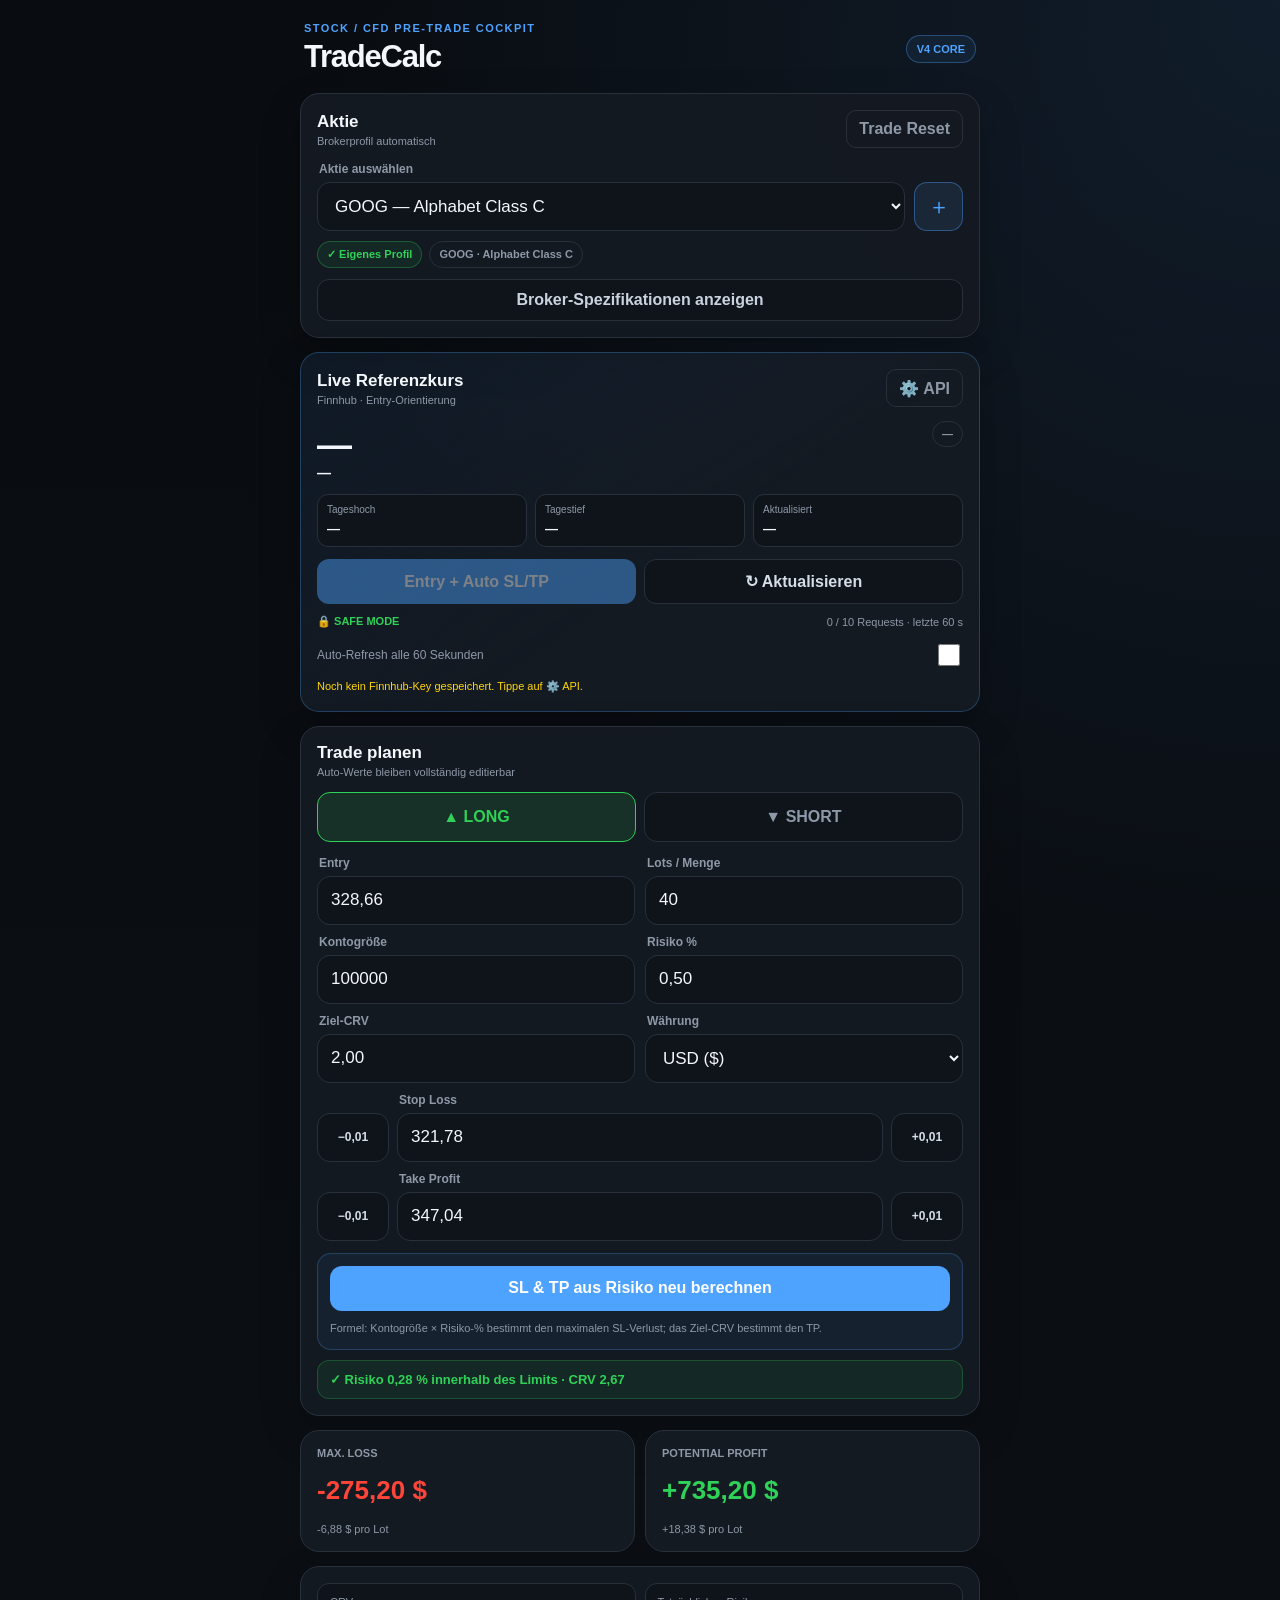
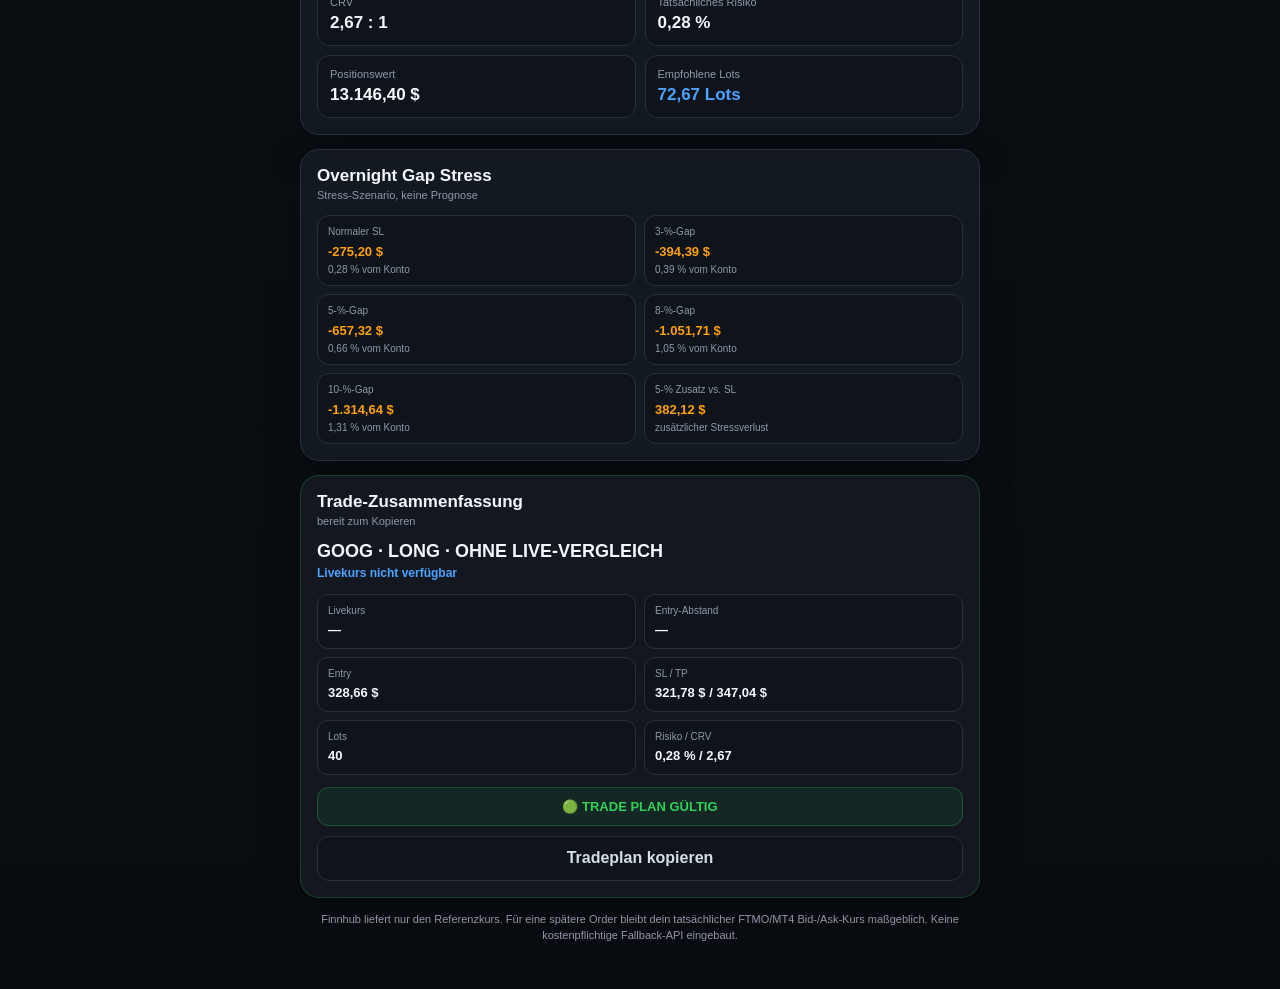
<file: calculator-core.html>
<!doctype html>
<html lang="de">
<head>
<meta charset="utf-8">
<meta name="viewport" content="width=device-width,initial-scale=1,viewport-fit=cover">
<meta name="theme-color" content="#090c10">
<meta name="apple-mobile-web-app-capable" content="yes">
<meta name="apple-mobile-web-app-status-bar-style" content="black-translucent">
<meta name="apple-mobile-web-app-title" content="TradeCalc">
<title>TradeCalc V4</title>
<style>
:root{--bg:#090c10;--card:#141a22;--card2:#0f141b;--line:#27303b;--text:#f4f7fb;--muted:#8e99a8;--blue:#4da3ff;--green:#30d158;--red:#ff453a;--orange:#ff9f0a;--yellow:#ffd60a}
*{box-sizing:border-box;-webkit-tap-highlight-color:transparent}html{background:var(--bg)}body{margin:0;min-height:100vh;padding:max(18px,env(safe-area-inset-top)) 14px max(34px,env(safe-area-inset-bottom));background:radial-gradient(circle at top right,rgba(77,163,255,.11),transparent 34%),linear-gradient(180deg,#090c10,#0b0f14 55%,#090c10);color:var(--text);font-family:-apple-system,BlinkMacSystemFont,"Segoe UI",sans-serif}.app{max-width:680px;margin:auto}button,input,select{font:inherit}button{cursor:pointer}header{display:flex;justify-content:space-between;align-items:center;margin:4px 4px 18px}.ey{font-size:11px;font-weight:900;letter-spacing:.13em;color:var(--blue);margin:0 0 5px}h1{margin:0;font-size:31px;letter-spacing:-.04em}.version{padding:7px 10px;border:1px solid rgba(77,163,255,.35);border-radius:999px;color:var(--blue);font-size:11px;font-weight:900;background:rgba(77,163,255,.08)}.card{background:rgba(20,26,34,.96);border:1px solid var(--line);border-radius:19px;padding:16px;margin-bottom:14px;box-shadow:0 18px 42px rgba(0,0,0,.22)}.head{display:flex;justify-content:space-between;align-items:center;margin-bottom:14px;gap:10px}.head h2{margin:0;font-size:17px}.mini{color:var(--muted);font-size:11px;margin:3px 0 0}.grid{display:grid;grid-template-columns:1fr 1fr;gap:10px}.full{grid-column:1/-1}.row{display:grid;grid-template-columns:1fr auto;gap:9px;align-items:end}label span,.fieldlabel{display:block;color:var(--muted);font-size:12px;font-weight:700;margin:0 0 6px 2px}input,select{width:100%;min-height:49px;border-radius:13px;border:1px solid var(--line);background:var(--card2);color:var(--text);padding:0 13px;font-size:17px;outline:none}input:focus,select:focus{border-color:var(--blue)}button:disabled{opacity:.45;cursor:default}.add{width:49px;height:49px;border-radius:13px;border:1px solid rgba(77,163,255,.4);background:rgba(77,163,255,.1);color:var(--blue);font-size:22px}.reset,.small,.settings{min-height:38px;padding:0 12px;border-radius:10px;border:1px solid var(--line);background:transparent;color:var(--muted);font-weight:800}.small.danger{color:var(--red);border-color:rgba(255,69,58,.35)}.badges{display:flex;flex-wrap:wrap;gap:7px;margin-top:10px}.badge{padding:6px 9px;border:1px solid var(--line);border-radius:999px;color:var(--muted);font-size:11px;font-weight:800}.badge.ok{color:var(--green);border-color:rgba(48,209,88,.3);background:rgba(48,209,88,.08)}.badge.warn{color:var(--yellow);border-color:rgba(255,214,10,.3);background:rgba(255,214,10,.07)}.specbtn{width:100%;min-height:42px;margin-top:11px;border:1px solid var(--line);border-radius:12px;background:var(--card2);color:#c9d2df;font-weight:800}.specs{display:none;margin-top:10px}.specs.show{display:block}.specgrid{display:grid;grid-template-columns:1fr 1fr;gap:8px}.spec{padding:10px;border:1px solid var(--line);border-radius:11px;background:var(--card2)}.spec span{display:block;color:var(--muted);font-size:10px;margin-bottom:4px}.spec strong{font-size:13px}.actions{display:flex;gap:8px;margin-top:10px}.actions button{flex:1}.live{border-color:rgba(77,163,255,.28);background:linear-gradient(145deg,rgba(77,163,255,.09),var(--card) 58%)}.live-top{display:flex;justify-content:space-between;gap:10px;align-items:flex-start}.live-price{font-size:35px;font-weight:900;letter-spacing:-.04em;margin-top:4px}.change{font-size:14px;font-weight:900}.change.up{color:var(--green)}.change.down{color:var(--red)}.market{display:inline-flex;align-items:center;padding:6px 9px;border-radius:999px;border:1px solid var(--line);font-size:11px;font-weight:900;color:var(--muted)}.market.open{color:var(--green);border-color:rgba(48,209,88,.3)}.market.closed{color:var(--orange);border-color:rgba(255,159,10,.3)}.live-meta{display:grid;grid-template-columns:repeat(3,1fr);gap:8px;margin-top:13px}.live-meta div{background:var(--card2);border:1px solid var(--line);border-radius:11px;padding:9px}.live-meta span{display:block;color:var(--muted);font-size:10px;margin-bottom:4px}.live-meta strong{font-size:13px}.live-actions,.key-actions{display:grid;grid-template-columns:1fr 1fr;gap:8px;margin-top:12px}.primary{min-height:45px;border:0;border-radius:12px;background:var(--blue);color:white;font-weight:900}.secondary{min-height:45px;border:1px solid var(--line);border-radius:12px;background:var(--card2);color:#d5dde7;font-weight:900}.safe-row{display:flex;justify-content:space-between;align-items:center;gap:10px;margin-top:11px;color:var(--muted);font-size:11px}.safe-pill{color:var(--green);font-weight:900}.api-note,.auto-note{margin:10px 0 0;color:var(--muted);font-size:11px;line-height:1.45}.warntext{color:var(--yellow)}.oktext{color:var(--green)}.switchline{display:flex;justify-content:space-between;align-items:center;gap:12px;margin:13px 0 4px}.switchline span{color:var(--muted);font-size:12px}.switchline input{width:22px;height:22px;min-height:22px}.toggle{display:grid;grid-template-columns:1fr 1fr;gap:8px;margin-bottom:14px}.side{min-height:50px;border:1px solid var(--line);border-radius:13px;background:var(--card2);color:var(--muted);font-weight:900}.long.active{color:var(--green);border-color:var(--green);background:rgba(48,209,88,.12)}.short.active{color:var(--red);border-color:var(--red);background:rgba(255,69,58,.12)}.levels{display:grid;gap:10px;margin-top:10px}.level{display:grid;grid-template-columns:72px 1fr 72px;gap:8px;align-items:end}.step{min-height:49px;border-radius:13px;border:1px solid var(--line);background:var(--card2);color:#d5dde7;font-size:12px;font-weight:900;padding:0 5px}.step:active{border-color:var(--blue);color:var(--blue)}.auto-box{margin-top:12px;padding:12px;border:1px solid rgba(77,163,255,.25);border-radius:14px;background:rgba(77,163,255,.06)}.auto-box .primary{width:100%}.error{display:none;margin-top:10px;padding:10px;border-radius:11px;background:rgba(255,69,58,.1);border:1px solid rgba(255,69,58,.25);color:#ff8a84;font-size:13px}.guard{margin-top:10px;border-radius:12px;padding:11px 12px;font-size:13px;font-weight:900}.guard.ok{color:var(--green);background:rgba(48,209,88,.08);border:1px solid rgba(48,209,88,.25)}.guard.bad{color:var(--red);background:rgba(255,69,58,.08);border:1px solid rgba(255,69,58,.25)}.guard.warn{color:var(--yellow);background:rgba(255,214,10,.07);border:1px solid rgba(255,214,10,.25)}.guard.neutral{color:var(--muted);background:var(--card2);border:1px solid var(--line)}.heroes{display:grid;grid-template-columns:1fr 1fr;gap:10px;margin-bottom:14px}.hero{min-height:122px;padding:16px;border-radius:19px;border:1px solid var(--line);background:var(--card);display:flex;flex-direction:column;justify-content:space-between}.hero span{font-size:11px;color:var(--muted);font-weight:900}.hero strong{font-size:26px}.hero small{font-size:11px;color:var(--muted)}.hero.loss strong{color:var(--red)}.hero.profit strong{color:var(--green)}.metrics{display:grid;grid-template-columns:1fr 1fr;gap:9px}.metric{padding:12px;border-radius:12px;border:1px solid var(--line);background:var(--card2)}.metric span{display:block;color:var(--muted);font-size:11px;margin-bottom:5px}.metric strong{font-size:17px}.metric.blue strong{color:var(--blue)}.gaps{display:grid;grid-template-columns:repeat(2,1fr);gap:8px}.gaps div{padding:10px;border:1px solid var(--line);border-radius:12px;background:var(--card2)}.gaps span{display:block;color:var(--muted);font-size:10px;margin-bottom:5px}.gaps strong{font-size:13px;color:var(--orange)}.gaps small{display:block;color:var(--muted);font-size:10px;margin-top:4px}.summary{border-color:rgba(48,209,88,.22)}.summary-title{font-size:18px;font-weight:900;margin-bottom:4px}.summary-sub{color:var(--blue);font-size:12px;font-weight:900}.summary-grid{display:grid;grid-template-columns:1fr 1fr;gap:8px;margin-top:14px}.summary-grid div{padding:10px;border:1px solid var(--line);border-radius:11px;background:var(--card2)}.summary-grid span{display:block;color:var(--muted);font-size:10px;margin-bottom:4px}.summary-grid strong{font-size:13px}.summary-status{margin-top:12px;padding:11px;border-radius:12px;text-align:center;font-size:13px;font-weight:900}.summary-status.ok{color:var(--green);border:1px solid rgba(48,209,88,.25);background:rgba(48,209,88,.08)}.summary-status.warn{color:var(--yellow);border:1px solid rgba(255,214,10,.25);background:rgba(255,214,10,.07)}.summary-status.bad{color:var(--red);border:1px solid rgba(255,69,58,.25);background:rgba(255,69,58,.08)}.summary-status.neutral{color:var(--muted);border:1px solid var(--line);background:var(--card2)}.copy{width:100%;margin-top:10px}.note{color:var(--muted);font-size:11px;line-height:1.45;text-align:center}.modalbg{display:none;position:fixed;inset:0;z-index:99;background:rgba(0,0,0,.7);align-items:flex-end}.modalbg.show{display:flex}.modal{width:min(680px,100%);max-height:92vh;overflow:auto;background:#111720;border:1px solid var(--line);border-radius:22px 22px 0 0;padding:18px 16px calc(20px + env(safe-area-inset-bottom))}.mtitle{display:flex;justify-content:space-between;align-items:center;margin-bottom:14px}.mtitle h3{margin:0}.close{width:38px;height:38px;border-radius:50%;border:1px solid var(--line);background:var(--card2);color:white;font-size:19px}.save{width:100%;min-height:52px;border:0;border-radius:14px;background:var(--blue);color:white;font-weight:900;font-size:16px;margin-top:12px}
@media(max-width:430px){.live-meta{grid-template-columns:1fr 1fr}.live-meta div:last-child{grid-column:1/-1}.level{grid-template-columns:62px 1fr 62px}}@media(max-width:350px){.grid,.heroes,.metrics,.specgrid,.live-actions,.key-actions,.summary-grid{grid-template-columns:1fr}.full{grid-column:auto}.level{grid-template-columns:54px 1fr 54px}.step{font-size:10px}}
</style>
</head>
<body>
<main class="app">
<header><div><p class="ey">STOCK / CFD PRE-TRADE COCKPIT</p><h1>TradeCalc</h1></div><span class="version">V4 CORE</span></header>
<section class="card"><div class="head"><div><h2>Aktie</h2><p class="mini">Brokerprofil automatisch</p></div><button id="reset" class="reset">Trade Reset</button></div><div class="row"><label><span>Aktie auswählen</span><select id="stock"></select></label><button id="add" class="add">＋</button></div><div class="badges"><span id="status" class="badge"></span><span id="name" class="badge"></span></div><button id="specbtn" class="specbtn">Broker-Spezifikationen anzeigen</button><div id="specs" class="specs"><div class="specgrid"><div class="spec"><span>Contract Size</span><strong id="cs"></strong></div><div class="spec"><span>Genauigkeit</span><strong id="prec"></strong></div><div class="spec"><span>Stop-Level</span><strong id="stop"></strong></div><div class="spec"><span>Spread</span><strong id="spread"></strong></div><div class="spec"><span>Profit</span><strong id="pc"></strong></div><div class="spec"><span>Margin</span><strong id="mc"></strong></div><div class="spec"><span>Hedge-Margin</span><strong id="hedge"></strong></div><div class="spec"><span>Margin %</span><strong id="mp"></strong></div><div class="spec"><span>GTC</span><strong id="gtc"></strong></div></div><div id="acts" class="actions" style="display:none"><button id="edit" class="small">✏️ Bearbeiten</button><button id="del" class="small danger">🗑️ Löschen</button></div></div></section>
<section class="card live"><div class="head"><div><h2>Live Referenzkurs</h2><p class="mini">Finnhub · Entry-Orientierung</p></div><button id="apiSettings" class="settings">⚙️ API</button></div><div class="live-top"><div><div id="livePrice" class="live-price">—</div><div id="liveChange" class="change">—</div></div><span id="marketStatus" class="market">—</span></div><div class="live-meta"><div><span>Tageshoch</span><strong id="dayHigh">—</strong></div><div><span>Tagestief</span><strong id="dayLow">—</strong></div><div><span>Aktualisiert</span><strong id="liveTime">—</strong></div></div><div class="live-actions"><button id="useEntry" class="primary" disabled>Entry + Auto SL/TP</button><button id="refreshLive" class="secondary">↻ Aktualisieren</button></div><div class="safe-row"><span class="safe-pill">🔒 SAFE MODE</span><span id="apiUsage">0 / 10 Requests · letzte 60 s</span></div><div class="switchline"><span>Auto-Refresh alle 60 Sekunden</span><input id="autoRefresh" type="checkbox"></div><p id="apiMessage" class="api-note warntext">Noch kein Finnhub-Key gespeichert. Tippe auf ⚙️ API.</p></section>
<section class="card"><div class="head"><div><h2>Trade planen</h2><p class="mini">Auto-Werte bleiben vollständig editierbar</p></div></div><div class="toggle"><button id="long" class="side long active">▲ LONG</button><button id="short" class="side short">▼ SHORT</button></div><div class="grid"><label><span>Entry</span><input id="entry" inputmode="decimal" placeholder="328,66"></label><label><span>Lots / Menge</span><input id="lots" inputmode="decimal" placeholder="40"></label><label><span>Kontogröße</span><input id="account" inputmode="decimal" placeholder="100000"></label><label><span>Risiko %</span><input id="risk" inputmode="decimal" placeholder="0,50"></label><label><span>Ziel-CRV</span><input id="targetRR" inputmode="decimal" placeholder="2,00"></label><label><span>Währung</span><select id="currency"><option value="USD">USD ($)</option><option value="EUR">EUR (€)</option><option value="GBP">GBP (£)</option></select></label></div><div class="levels"><div class="level"><button id="slMinus" class="step">−0,01</button><label><span>Stop Loss</span><input id="sl" inputmode="decimal" placeholder="321,78"></label><button id="slPlus" class="step">+0,01</button></div><div class="level"><button id="tpMinus" class="step">−0,01</button><label><span>Take Profit</span><input id="tp" inputmode="decimal" placeholder="347,04"></label><button id="tpPlus" class="step">+0,01</button></div></div><div class="auto-box"><button id="autoLevels" class="primary">SL & TP aus Risiko neu berechnen</button><p id="autoMessage" class="auto-note">Formel: Kontogröße × Risiko-% bestimmt den maximalen SL-Verlust; das Ziel-CRV bestimmt den TP.</p></div><div id="err" class="error"></div><div id="guard" class="guard neutral">Risk Guard: Daten eingeben.</div></section>
<section class="heroes"><div class="hero loss"><span>MAX. LOSS</span><strong id="loss">—</strong><small id="losslot">— pro Lot</small></div><div class="hero profit"><span>POTENTIAL PROFIT</span><strong id="profit">—</strong><small id="profitlot">— pro Lot</small></div></section>
<section class="card"><div class="metrics"><div class="metric"><span>CRV</span><strong id="rr">—</strong></div><div class="metric"><span>Tatsächliches Risiko</span><strong id="rp">—</strong></div><div class="metric"><span>Positionswert</span><strong id="pos">—</strong></div><div class="metric blue"><span>Empfohlene Lots</span><strong id="rec">—</strong></div></div></section>
<section class="card"><div class="head"><div><h2>Overnight Gap Stress</h2><p class="mini">Stress-Szenario, keine Prognose</p></div></div><div class="gaps"><div><span>Normaler SL</span><strong id="normalLoss">—</strong><small id="normalRisk">—</small></div><div><span>3-%-Gap</span><strong id="g3">—</strong><small id="gr3">—</small></div><div><span>5-%-Gap</span><strong id="g5">—</strong><small id="gr5">—</small></div><div><span>8-%-Gap</span><strong id="g8">—</strong><small id="gr8">—</small></div><div><span>10-%-Gap</span><strong id="g10">—</strong><small id="gr10">—</small></div><div><span>5-% Zusatz vs. SL</span><strong id="gapExtra">—</strong><small>zusätzlicher Stressverlust</small></div></div></section>
<section class="card summary"><div class="head"><div><h2>Trade-Zusammenfassung</h2><p class="mini">bereit zum Kopieren</p></div></div><div id="summaryTitle" class="summary-title">Noch kein vollständiger Tradeplan</div><div id="summarySub" class="summary-sub">—</div><div class="summary-grid"><div><span>Livekurs</span><strong id="sumLive">—</strong></div><div><span>Entry-Abstand</span><strong id="sumDistance">—</strong></div><div><span>Entry</span><strong id="sumEntry">—</strong></div><div><span>SL / TP</span><strong id="sumLevels">—</strong></div><div><span>Lots</span><strong id="sumLots">—</strong></div><div><span>Risiko / CRV</span><strong id="sumRisk">—</strong></div></div><div id="summaryStatus" class="summary-status neutral">Trade-Daten vervollständigen</div><button id="copyPlan" class="secondary copy" disabled>Tradeplan kopieren</button></section>
<p class="note">Finnhub liefert nur den Referenzkurs. Für eine spätere Order bleibt dein tatsächlicher FTMO/MT4 Bid-/Ask-Kurs maßgeblich. Keine kostenpflichtige Fallback-API eingebaut.</p>
</main>
<div id="stockModal" class="modalbg"><div class="modal"><div class="mtitle"><h3 id="mh">Neue Aktie</h3><button id="closeStock" class="close">×</button></div><div class="grid"><label><span>Ticker</span><input id="mt" placeholder="AVGO"></label><label><span>Name</span><input id="mn" placeholder="Broadcom"></label><label><span>Contract Size</span><input id="mcs" inputmode="decimal" value="1"></label><label><span>Genauigkeit</span><input id="mpr" inputmode="numeric" value="2"></label><label><span>Stop-Level</span><input id="msl" inputmode="decimal" value="0"></label><label><span>Spread</span><input id="msp" value="schwebend"></label><label><span>Profit</span><input id="mpc" value="CFD"></label><label><span>Margin</span><input id="mmc" value="Contracts-Leverage"></label><label><span>Hedge-Margin</span><input id="mhe" inputmode="decimal" value="1"></label><label><span>Margin %</span><input id="mmp" inputmode="decimal" value="3000"></label><label class="full"><span>Pending Order GTC</span><select id="mgt"><option>Ja</option><option>Nein</option></select></label></div><button id="saveStock" class="save">Aktie speichern</button></div></div>
<div id="apiModal" class="modalbg"><div class="modal"><div class="mtitle"><div><h3>Finnhub API</h3><p class="mini">Key bleibt lokal auf diesem Gerät</p></div><button id="closeApi" class="close">×</button></div><label><span>API-Key</span><input id="apiKeyInput" type="password" autocomplete="off" placeholder="Finnhub API-Key einfügen"></label><p class="api-note">Der Key wird nur im Browser dieses Geräts gespeichert und nicht in GitHub hinterlegt. TradeCalc sendet maximal 10 API-Requests pro 60 Sekunden.</p><div class="key-actions"><button id="clearKey" class="small danger">Key löschen</button><button id="saveKey" class="primary">Key speichern</button></div></div></div>
<script>
(()=>{"use strict";
const $=id=>document.getElementById(id);
const DEF={contractSize:1,precision:2,stopLevel:0,spread:"schwebend",profitCalc:"CFD",marginCalc:"Contracts-Leverage",hedgeMargin:1,marginPercent:3000,gtc:"Ja"};
const BASE=[{ticker:"GOOG",name:"Alphabet Class C",verified:true,...DEF},{ticker:"AMZN",name:"Amazon",verified:true,...DEF},{ticker:"AAPL",name:"Apple",verified:false,...DEF},{ticker:"MSFT",name:"Microsoft",verified:false,...DEF},{ticker:"NVDA",name:"Nvidia",verified:false,...DEF},{ticker:"META",name:"Meta Platforms",verified:false,...DEF},{ticker:"TSLA",name:"Tesla",verified:false,...DEF},{ticker:"AMD",name:"AMD",verified:false,...DEF},{ticker:"AVGO",name:"Broadcom",verified:false,...DEF},{ticker:"NFLX",name:"Netflix",verified:false,...DEF},{ticker:"PLTR",name:"Palantir",verified:false,...DEF}];
let side="long",custom=[],editing=null,liveQuote=null,autoTimer=null,lastManual=0,lastPlanText="";
function pn(v){let s=String(v??"").trim().replace(/\s/g,"");if(!s)return NaN;let c=s.lastIndexOf(","),d=s.lastIndexOf(".");if(c>-1&&d>-1)s=c>d?s.replace(/\./g,"").replace(",","."):s.replace(/,/g,"");else if(c>-1)s=s.replace(",",".");return Number(s)}
function n(v,d=2){return Number.isFinite(v)?new Intl.NumberFormat("de-DE",{minimumFractionDigits:0,maximumFractionDigits:d}).format(v):"—"}
function mon(v){if(!Number.isFinite(v))return"—";return new Intl.NumberFormat("de-DE",{style:"currency",currency:$("currency").value,minimumFractionDigits:2,maximumFractionDigits:2}).format(v)}
function inputNumber(v){let p=Math.max(0,Math.min(8,Number(sel().precision)||2));return Number(v).toFixed(p).replace(".",",")}
function priceStep(){return Math.pow(10,-Math.max(0,Math.min(8,Number(sel().precision)||2)))}
function all(){let m=new Map(custom.map(s=>[s.ticker,s])),b=BASE.map(s=>m.get(s.ticker)||s),e=custom.filter(s=>!BASE.some(x=>x.ticker===s.ticker));return[...b,...e].sort((a,b)=>a.ticker.localeCompare(b.ticker))}
function sel(){return all().find(s=>s.ticker===$("stock").value)||all()[0]}
function saveCustom(){localStorage.setItem("tradecalc-custom-stocks",JSON.stringify(custom))}
function loadCustom(){try{custom=JSON.parse(localStorage.getItem("tradecalc-custom-stocks")||"[]")}catch{custom=[]}}
function saveState(){localStorage.setItem("tradecalc-state-v4",JSON.stringify({stock:$("stock").value,side,entry:$("entry").value,sl:$("sl").value,tp:$("tp").value,lots:$("lots").value,account:$("account").value,risk:$("risk").value,targetRR:$("targetRR").value,currency:$("currency").value,auto:$("autoRefresh").checked}))}
function loadState(){try{let d=JSON.parse(localStorage.getItem("tradecalc-state-v4")||localStorage.getItem("tradecalc-state-v3")||"null");if(!d){$("entry").value="328,66";$("sl").value="321,78";$("tp").value="347,04";$("lots").value="40";$("account").value="100000";$("risk").value="0,50";$("targetRR").value="2,00";return"GOOG"}side=d.side==="short"?"short":"long";$("entry").value=d.entry||"";$("sl").value=d.sl||"";$("tp").value=d.tp||"";$("lots").value=d.lots||"";$("account").value=d.account||"";$("risk").value=d.risk||"";$("targetRR").value=d.targetRR||"2,00";$("currency").value=d.currency||"USD";$("autoRefresh").checked=!!d.auto;return d.stock||"GOOG"}catch{return"GOOG"}}
function render(pref){let s=$("stock"),cur=pref||s.value||"GOOG";s.innerHTML="";all().forEach(x=>{let o=document.createElement("option");o.value=x.ticker;o.textContent=x.ticker+" — "+x.name;s.appendChild(o)});if([...s.options].some(o=>o.value===cur))s.value=cur;spec()}
function updateStepLabels(){let step=n(priceStep(),Math.max(2,Number(sel().precision)||2));$("slMinus").textContent="−"+step;$("slPlus").textContent="+"+step;$("tpMinus").textContent="−"+step;$("tpPlus").textContent="+"+step}
function spec(){let s=sel(),isC=custom.some(x=>x.ticker===s.ticker);$("name").textContent=s.ticker+" · "+s.name;$("status").className="badge "+((s.verified&&!isC)||isC?"ok":"warn");$("status").textContent=(s.verified&&!isC)?"✓ Screenshot verifiziert":isC?"✓ Eigenes Profil":"⚠ Standardprofil – prüfen";$("cs").textContent=s.contractSize;$("prec").textContent=s.precision;$("stop").textContent=s.stopLevel;$("spread").textContent=s.spread;$("pc").textContent=s.profitCalc;$("mc").textContent=s.marginCalc;$("hedge").textContent=s.hedgeMargin;$("mp").textContent=s.marginPercent+" %";$("gtc").textContent=s.gtc;$("acts").style.display=isC?"flex":"none";updateStepLabels();showCachedQuote();calc();if(apiKey())fetchLive(false)}
function drawSide(){$("long").classList.toggle("active",side==="long");$("short").classList.toggle("active",side==="short")}
function clearResults(){["loss","profit","rr","rp","pos","rec","normalLoss","normalRisk","g3","gr3","g5","gr5","g8","gr8","g10","gr10","gapExtra","sumLive","sumDistance","sumEntry","sumLevels","sumLots","sumRisk"].forEach(id=>$(id).textContent="—");$("losslot").textContent="— pro Lot";$("profitlot").textContent="— pro Lot";$("guard").className="guard neutral";$("guard").textContent="Risk Guard: Daten eingeben.";$("summaryTitle").textContent="Noch kein vollständiger Tradeplan";$("summarySub").textContent="—";$("summaryStatus").className="summary-status neutral";$("summaryStatus").textContent="Trade-Daten vervollständigen";$("copyPlan").disabled=true;lastPlanText=""}
function autoLevels(origin="manual"){let e=pn($("entry").value),lots=pn($("lots").value),acc=pn($("account").value),risk=pn($("risk").value),rr=pn($("targetRR").value),cs=Number(sel().contractSize),msg=$("autoMessage");if(!Number.isFinite(e)||e<=0){msg.className="auto-note warntext";msg.textContent="Zuerst einen gültigen Entry eingeben oder den Livekurs übernehmen.";return false}if(![lots,acc,risk,rr,cs].every(Number.isFinite)||lots<=0||acc<=0||risk<=0||rr<=0||cs<=0){msg.className="auto-note warntext";msg.textContent="Entry wurde übernommen. Für Auto-SL/TP bitte Lots, Kontogröße, Risiko-% und Ziel-CRV vollständig eingeben.";calc();return false}let budget=acc*risk/100,dist=budget/(lots*cs),sl=side==="long"?e-dist:e+dist,tp=side==="long"?e+dist*rr:e-dist*rr;if(!Number.isFinite(dist)||dist<=0||sl<=0||tp<=0){msg.className="auto-note warntext";msg.textContent="Mit diesen Eingaben entstehen ungültige Kurslevel. Lots oder Risiko prüfen.";return false}$("sl").value=inputNumber(sl);$("tp").value=inputNumber(tp);msg.className="auto-note oktext";msg.textContent=(origin==="live"?"Live-Entry übernommen. ":"")+"SL und TP wurden aus "+mon(budget)+" Risikobudget und Ziel-CRV "+n(rr,2)+" berechnet. Beide Werte bleiben frei editierbar.";calc();return true}
function adjustField(id,direction){let input=$(id),v=pn(input.value);if(!Number.isFinite(v))return;let next=v+direction*priceStep();if(next<=0)return;input.value=inputNumber(next);calc();input.focus()}
function orderType(entry,live){if(!Number.isFinite(entry)||!Number.isFinite(live)||live<=0)return"OHNE LIVE-VERGLEICH";let tolerance=Math.max(priceStep(),live*.0005);if(Math.abs(entry-live)<=tolerance)return"MARKET";if(side==="long")return entry<live?"BUY LIMIT":"BUY STOP";return entry>live?"SELL LIMIT":"SELL STOP"}
function calc(){let s=sel(),cs=Number(s.contractSize),e=pn($("entry").value),sl=pn($("sl").value),tp=pn($("tp").value),lots=pn($("lots").value),acc=pn($("account").value),rt=pn($("risk").value),target=pn($("targetRR").value),err=$("err");err.style.display="none";if(![e,sl,tp,lots,cs].every(Number.isFinite)||e<=0||lots<=0||cs<=0){clearResults();saveState();return}let rd,wd,msg="";if(side==="long"){rd=e-sl;wd=tp-e;if(sl>=e)msg="Bei LONG muss der Stop Loss unter dem Entry liegen.";else if(tp<=e)msg="Bei LONG muss der Take Profit über dem Entry liegen."}else{rd=sl-e;wd=e-tp;if(sl<=e)msg="Bei SHORT muss der Stop Loss über dem Entry liegen.";else if(tp>=e)msg="Bei SHORT muss der Take Profit unter dem Entry liegen."}if(msg){err.textContent=msg;err.style.display="block";clearResults();saveState();return}let lpl=rd*cs,ppl=wd*cs,loss=lpl*lots,profit=ppl*lots,rr=profit/loss,pos=e*lots*cs,rp=Number.isFinite(acc)&&acc>0?loss/acc*100:NaN,rec=Number.isFinite(acc)&&acc>0&&Number.isFinite(rt)&&rt>0?(acc*rt/100)/lpl:NaN;$("loss").textContent="-"+mon(loss).replace(/^-/ ,"");$("profit").textContent="+"+mon(profit).replace(/^\+/,"");$("losslot").textContent="-"+mon(lpl).replace(/^-/ ,"")+" pro Lot";$("profitlot").textContent="+"+mon(ppl).replace(/^\+/,"")+" pro Lot";$("rr").textContent=n(rr,2)+" : 1";$("rp").textContent=Number.isFinite(rp)?n(rp,2)+" %":"—";$("pos").textContent=mon(pos);$("rec").textContent=Number.isFinite(rec)?n(rec,2)+" Lots":"—";$("normalLoss").textContent="-"+mon(loss).replace(/^-/ ,"");$("normalRisk").textContent=Number.isFinite(rp)?n(rp,2)+" % vom Konto":"Kontogröße fehlt";[3,5,8,10].forEach(p=>{let gl=e*(p/100)*lots*cs,gr=Number.isFinite(acc)&&acc>0?gl/acc*100:NaN;$("g"+p).textContent="-"+mon(gl).replace(/^-/ ,"");$("gr"+p).textContent=Number.isFinite(gr)?n(gr,2)+" % vom Konto":"Kontogröße fehlt"});let gap5=e*.05*lots*cs;$("gapExtra").textContent=mon(Math.max(0,gap5-loss));let live=liveQuote&&Number(liveQuote.c)>0?Number(liveQuote.c):NaN,type=orderType(e,live),dist=Number.isFinite(live)?e-live:NaN,distPct=Number.isFinite(live)?dist/live*100:NaN;$("summaryTitle").textContent=s.ticker+" · "+side.toUpperCase()+" · "+type;$("summarySub").textContent=Number.isFinite(distPct)?"Entry liegt "+(distPct>=0?"+":"")+n(distPct,2)+" % zum Livekurs":"Livekurs nicht verfügbar";$("sumLive").textContent=Number.isFinite(live)?mon(live):"—";$("sumDistance").textContent=Number.isFinite(dist)?((dist>=0?"+":"")+mon(dist)+" · "+(distPct>=0?"+":"")+n(distPct,2)+" %"):"—";$("sumEntry").textContent=mon(e);$("sumLevels").textContent=mon(sl)+" / "+mon(tp);$("sumLots").textContent=n(lots,2);$("sumRisk").textContent=(Number.isFinite(rp)?n(rp,2)+" %":"—")+" / "+n(rr,2);let riskOk=Number.isFinite(rp)&&Number.isFinite(rt)&&rt>0&&rp<=rt+.000001,rrOk=!Number.isFinite(target)||target<=0||rr>=target-.000001,g=$("guard"),ss=$("summaryStatus");if(!Number.isFinite(rp)||!Number.isFinite(rt)||rt<=0){g.className="guard neutral";g.textContent="Risk Guard: Kontogröße + Risiko-% eintragen.";ss.className="summary-status warn";ss.textContent="🟡 Tradeplan ohne vollständige Risikoprüfung"}else if(!riskOk){g.className="guard bad";g.textContent="⚠ RISK LIMIT EXCEEDED · "+n(rp,2)+" % statt max. "+n(rt,2)+" %";ss.className="summary-status bad";ss.textContent="🔴 TRADE PLAN BLOCKIERT · Risiko zu hoch"}else if(!rrOk){g.className="guard warn";g.textContent="⚠ Risiko passt, aber CRV "+n(rr,2)+" liegt unter Ziel "+n(target,2);ss.className="summary-status warn";ss.textContent="🟡 TRADE PLAN MIT WARNUNG · CRV unter Ziel"}else{g.className="guard ok";g.textContent="✓ Risiko "+n(rp,2)+" % innerhalb des Limits · CRV "+n(rr,2);ss.className="summary-status ok";ss.textContent="🟢 TRADE PLAN GÜLTIG"}lastPlanText=[s.ticker+" · "+side.toUpperCase()+" · "+type,"Livekurs: "+(Number.isFinite(live)?mon(live):"—"),"Entry: "+mon(e),"Stop Loss: "+mon(sl),"Take Profit: "+mon(tp),"Lots: "+n(lots,2),"Max. Verlust: "+mon(loss),"Risiko: "+(Number.isFinite(rp)?n(rp,2)+" %":"—"),"CRV: "+n(rr,2),ss.textContent].join("\n");$("copyPlan").disabled=false;saveState()}
function apiKey(){return localStorage.getItem("tradecalc-finnhub-key")||""}
function requestLog(){try{return JSON.parse(localStorage.getItem("tradecalc-api-reqs")||"[]")}catch{return[]}}
function pruneLog(){let now=Date.now(),a=requestLog().filter(t=>now-t<60000);localStorage.setItem("tradecalc-api-reqs",JSON.stringify(a));$("apiUsage").textContent=a.length+" / 10 Requests · letzte 60 s";return a}
function allowRequest(){let a=pruneLog();if(a.length>=10)return false;a.push(Date.now());localStorage.setItem("tradecalc-api-reqs",JSON.stringify(a));$("apiUsage").textContent=a.length+" / 10 Requests · letzte 60 s";return true}
async function apiFetch(url){if(!allowRequest())throw new Error("SAFE_LIMIT");let r=await fetch(url,{cache:"no-store"});if(r.status===429)throw new Error("429");if(!r.ok)throw new Error("HTTP_"+r.status);return r.json()}
function cacheKey(t){return"tradecalc-quote-"+t}
function getCached(t){try{return JSON.parse(localStorage.getItem(cacheKey(t))||"null")}catch{return null}}
function setCached(t,data){localStorage.setItem(cacheKey(t),JSON.stringify({data,time:Date.now()}))}
function showQuote(data,time){liveQuote=data;let c=Number(data.c),dp=Number(data.dp);$("livePrice").textContent=Number.isFinite(c)&&c>0?mon(c):"—";$("liveChange").textContent=Number.isFinite(dp)?(dp>=0?"+":"")+n(dp,2)+" %":"—";$("liveChange").className="change "+(dp>=0?"up":"down");$("dayHigh").textContent=Number.isFinite(Number(data.h))?mon(Number(data.h)):"—";$("dayLow").textContent=Number.isFinite(Number(data.l))?mon(Number(data.l)):"—";$("liveTime").textContent=new Date(time).toLocaleTimeString("de-DE",{hour:"2-digit",minute:"2-digit",second:"2-digit"});$("useEntry").disabled=!(Number.isFinite(c)&&c>0);calc()}
function showCachedQuote(){let c=getCached(sel().ticker);if(c&&Date.now()-c.time<3600000)showQuote(c.data,c.time);else{liveQuote=null;$("livePrice").textContent="—";$("liveChange").textContent="—";$("dayHigh").textContent="—";$("dayLow").textContent="—";$("liveTime").textContent="—";$("useEntry").disabled=true;calc()}}
async function fetchMarket(key){let cached;try{cached=JSON.parse(localStorage.getItem("tradecalc-market-status")||"null")}catch{}if(cached&&Date.now()-cached.time<60000){showMarket(cached.data);return}let d=await apiFetch("https://finnhub.io/api/v1/stock/market-status?exchange=US&token="+encodeURIComponent(key));localStorage.setItem("tradecalc-market-status",JSON.stringify({data:d,time:Date.now()}));showMarket(d)}
function showMarket(d){let el=$("marketStatus");if(d&&d.isOpen){el.textContent="● "+(d.session==="pre-market"?"PRE-MARKET":d.session==="post-market"?"POST-MARKET":"MARKET OPEN");el.className="market open"}else{el.textContent=d&&d.holiday?"CLOSED · "+d.holiday:"MARKET CLOSED";el.className="market closed"}}
async function fetchLive(force){let key=apiKey(),ticker=sel().ticker,msg=$("apiMessage");if(!key){msg.textContent="Noch kein Finnhub-Key gespeichert. Tippe auf ⚙️ API.";msg.className="api-note warntext";return}let cached=getCached(ticker);if(!force&&cached&&Date.now()-cached.time<60000){showQuote(cached.data,cached.time);msg.textContent="Cache aktiv · maximal ein neuer Kursabruf pro 60 Sekunden.";msg.className="api-note";try{await fetchMarket(key)}catch{}return}if(force&&Date.now()-lastManual<10000){msg.textContent="Refresh-Sperre: bitte 10 Sekunden zwischen manuellen Aktualisierungen warten.";msg.className="api-note warntext";return}if(force)lastManual=Date.now();$("refreshLive").disabled=true;msg.textContent="Kurs wird geladen …";msg.className="api-note";try{let q=await apiFetch("https://finnhub.io/api/v1/quote?symbol="+encodeURIComponent(ticker)+"&token="+encodeURIComponent(key));if(!q||!Number(q.c))throw new Error("NO_DATA");setCached(ticker,q);showQuote(q,Date.now());await fetchMarket(key);msg.textContent="Live-Referenzkurs geladen · Safe Mode aktiv.";msg.className="api-note"}catch(e){msg.className="api-note warntext";msg.textContent=e.message==="SAFE_LIMIT"?"Safe-Mode-Limit erreicht. In weniger als 60 Sekunden erneut versuchen.":e.message==="429"?"Finnhub-Limit erreicht (429). Keine kostenpflichtige Ausweich-API wird verwendet.":e.message==="NO_DATA"?"Für diesen Ticker kam kein Kurs zurück. Ticker prüfen.":"Live-Kurs konnte nicht geladen werden. API-Key oder Internet prüfen."}finally{$("refreshLive").disabled=false;pruneLog()}}
function setAuto(){if(autoTimer)clearInterval(autoTimer);autoTimer=null;if($("autoRefresh").checked)autoTimer=setInterval(()=>{if(document.visibilityState==="visible")fetchLive(false)},60000);saveState()}
function openStock(s){editing=s?s.ticker:null;$("mh").textContent=s?"Aktie bearbeiten":"Neue Aktie";let x=s||{ticker:"",name:"",...DEF};$("mt").value=x.ticker||"";$("mn").value=x.name||"";$("mcs").value=x.contractSize??1;$("mpr").value=x.precision??2;$("msl").value=x.stopLevel??0;$("msp").value=x.spread||"schwebend";$("mpc").value=x.profitCalc||"CFD";$("mmc").value=x.marginCalc||"Contracts-Leverage";$("mhe").value=x.hedgeMargin??1;$("mmp").value=x.marginPercent??3000;$("mgt").value=x.gtc||"Ja";$("stockModal").classList.add("show")}
function closeStock(){$("stockModal").classList.remove("show");editing=null}
function saveStock(){let ticker=$("mt").value.trim().toUpperCase(),name=$("mn").value.trim(),cs=pn($("mcs").value);if(!ticker||!name||!Number.isFinite(cs)||cs<=0){alert("Ticker, Name und gültige Contract Size eingeben.");return}let x={ticker,name,verified:false,contractSize:cs,precision:pn($("mpr").value)||2,stopLevel:pn($("msl").value)||0,spread:$("msp").value.trim()||"schwebend",profitCalc:$("mpc").value.trim()||"CFD",marginCalc:$("mmc").value.trim()||"Contracts-Leverage",hedgeMargin:pn($("mhe").value)||1,marginPercent:pn($("mmp").value)||3000,gtc:$("mgt").value};if(editing&&editing!==ticker)custom=custom.filter(s=>s.ticker!==editing);custom=custom.filter(s=>s.ticker!==ticker);custom.push(x);saveCustom();render(ticker);closeStock()}
function openApi(){$("apiKeyInput").value=apiKey();$("apiModal").classList.add("show")}
function closeApi(){$("apiModal").classList.remove("show")}
async function copyPlan(){if(!lastPlanText)return;try{await navigator.clipboard.writeText(lastPlanText);let b=$("copyPlan"),old=b.textContent;b.textContent="✓ Kopiert";setTimeout(()=>b.textContent=old,1400)}catch{alert(lastPlanText)}}
$("stock").addEventListener("change",spec);$("specbtn").addEventListener("click",()=>{$("specs").classList.toggle("show");$("specbtn").textContent=$("specs").classList.contains("show")?"Broker-Spezifikationen ausblenden":"Broker-Spezifikationen anzeigen"});$("long").addEventListener("click",()=>{side="long";drawSide();calc()});$("short").addEventListener("click",()=>{side="short";drawSide();calc()});["entry","sl","tp","lots","account","risk","targetRR","currency"].forEach(id=>{$(id).addEventListener("input",calc);$(id).addEventListener("change",calc)});$("autoLevels").addEventListener("click",()=>autoLevels("manual"));$("slMinus").addEventListener("click",()=>adjustField("sl",-1));$("slPlus").addEventListener("click",()=>adjustField("sl",1));$("tpMinus").addEventListener("click",()=>adjustField("tp",-1));$("tpPlus").addEventListener("click",()=>adjustField("tp",1));$("reset").addEventListener("click",()=>{$("entry").value="";$("sl").value="";$("tp").value="";$("lots").value="";side="long";drawSide();$("autoMessage").className="auto-note";$("autoMessage").textContent="Formel: Kontogröße × Risiko-% bestimmt den maximalen SL-Verlust; das Ziel-CRV bestimmt den TP.";clearResults();saveState()});$("add").addEventListener("click",()=>openStock());$("edit").addEventListener("click",()=>openStock(sel()));$("del").addEventListener("click",()=>{let s=sel();if(custom.some(x=>x.ticker===s.ticker)&&confirm(s.ticker+" wirklich löschen?")){custom=custom.filter(x=>x.ticker!==s.ticker);saveCustom();render("GOOG")}});$("closeStock").addEventListener("click",closeStock);$("saveStock").addEventListener("click",saveStock);$("stockModal").addEventListener("click",e=>{if(e.target===$("stockModal"))closeStock()});$("apiSettings").addEventListener("click",openApi);$("closeApi").addEventListener("click",closeApi);$("apiModal").addEventListener("click",e=>{if(e.target===$("apiModal"))closeApi()});$("saveKey").addEventListener("click",()=>{let k=$("apiKeyInput").value.trim();if(!k){alert("API-Key einfügen.");return}localStorage.setItem("tradecalc-finnhub-key",k);closeApi();$("apiMessage").textContent="API-Key lokal gespeichert. Kurs wird geladen …";fetchLive(true)});$("clearKey").addEventListener("click",()=>{localStorage.removeItem("tradecalc-finnhub-key");$("apiKeyInput").value="";closeApi();$("apiMessage").textContent="API-Key gelöscht. Live-Kurse sind deaktiviert.";liveQuote=null;showCachedQuote()});$("refreshLive").addEventListener("click",()=>fetchLive(true));$("useEntry").addEventListener("click",()=>{if(liveQuote&&Number(liveQuote.c)>0){$("entry").value=inputNumber(Number(liveQuote.c));autoLevels("live")}});$("autoRefresh").addEventListener("change",setAuto);$("copyPlan").addEventListener("click",copyPlan);document.addEventListener("visibilitychange",()=>{if(document.visibilityState==="visible"&&$("autoRefresh").checked)fetchLive(false)});
loadCustom();let pref=loadState();render(pref);drawSide();calc();pruneLog();setAuto();if(apiKey())fetchLive(false);
})();
</script>
</body>
</html>
</file>
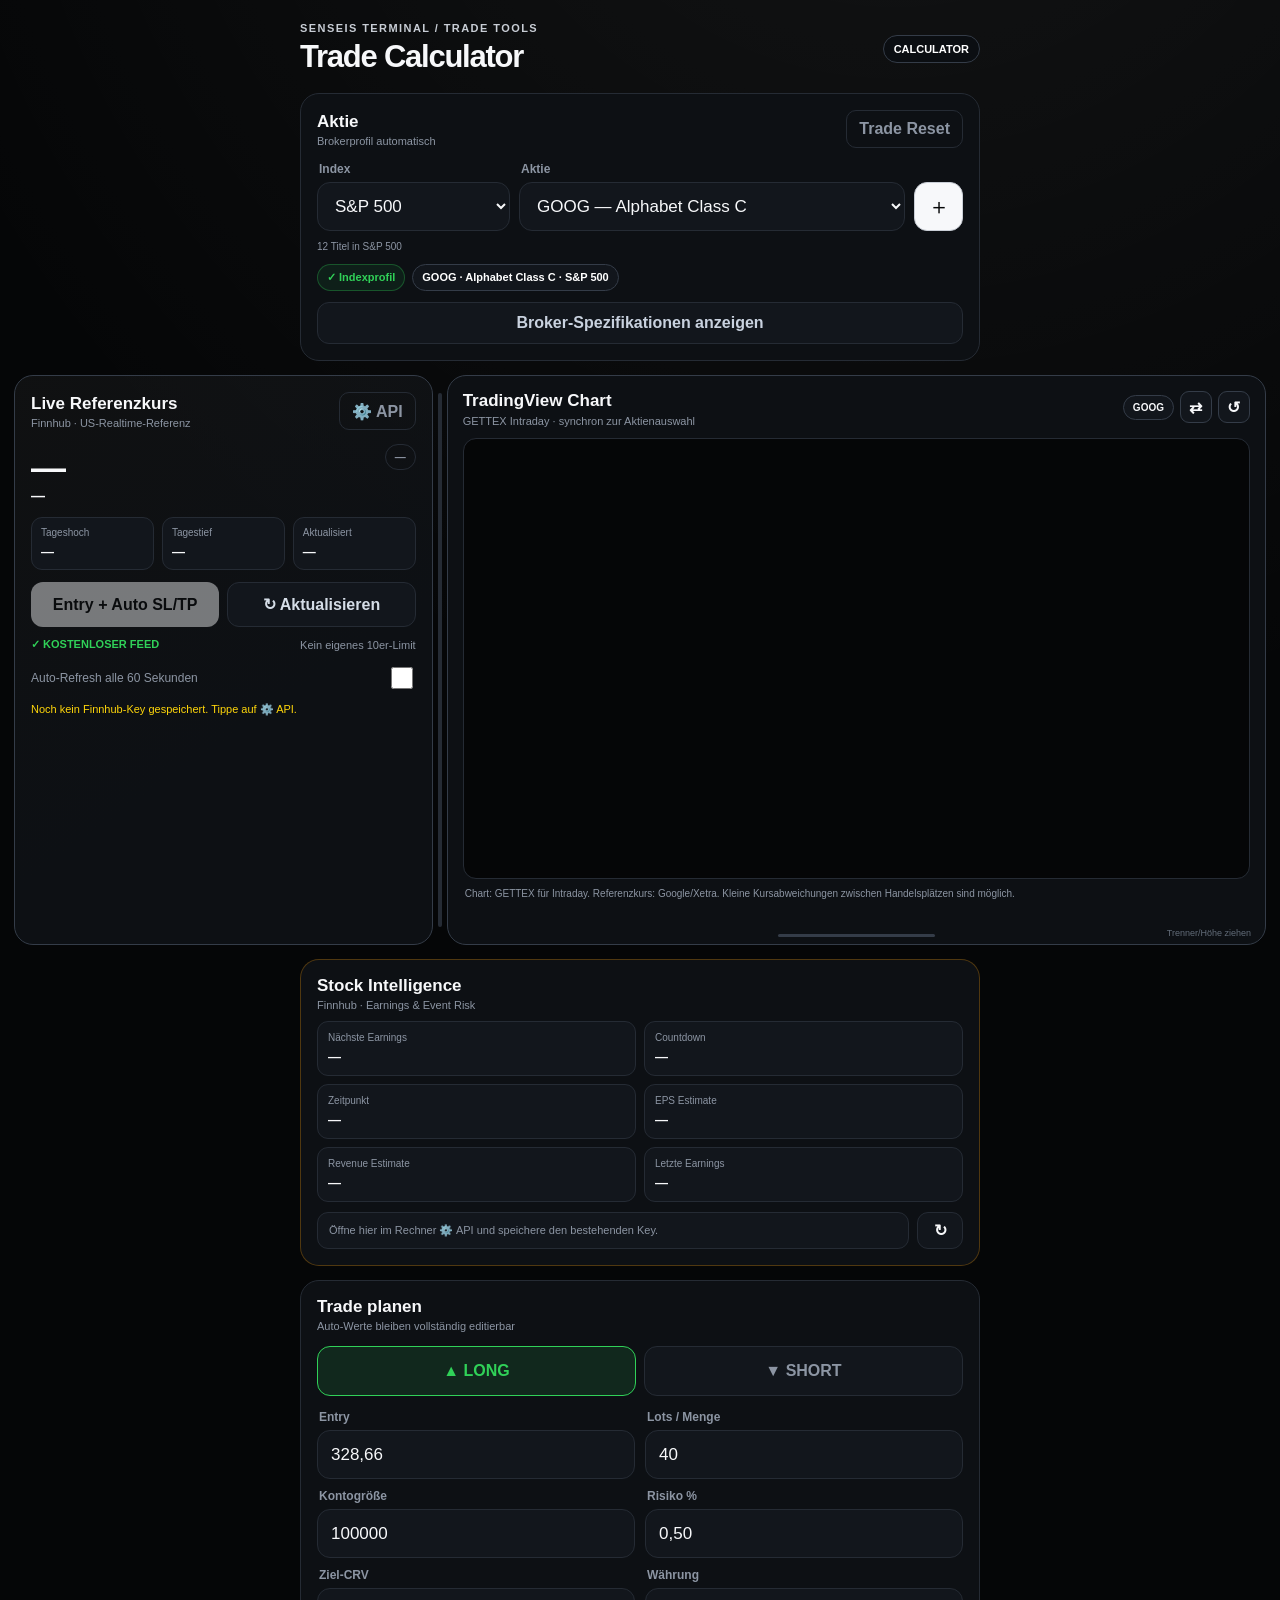
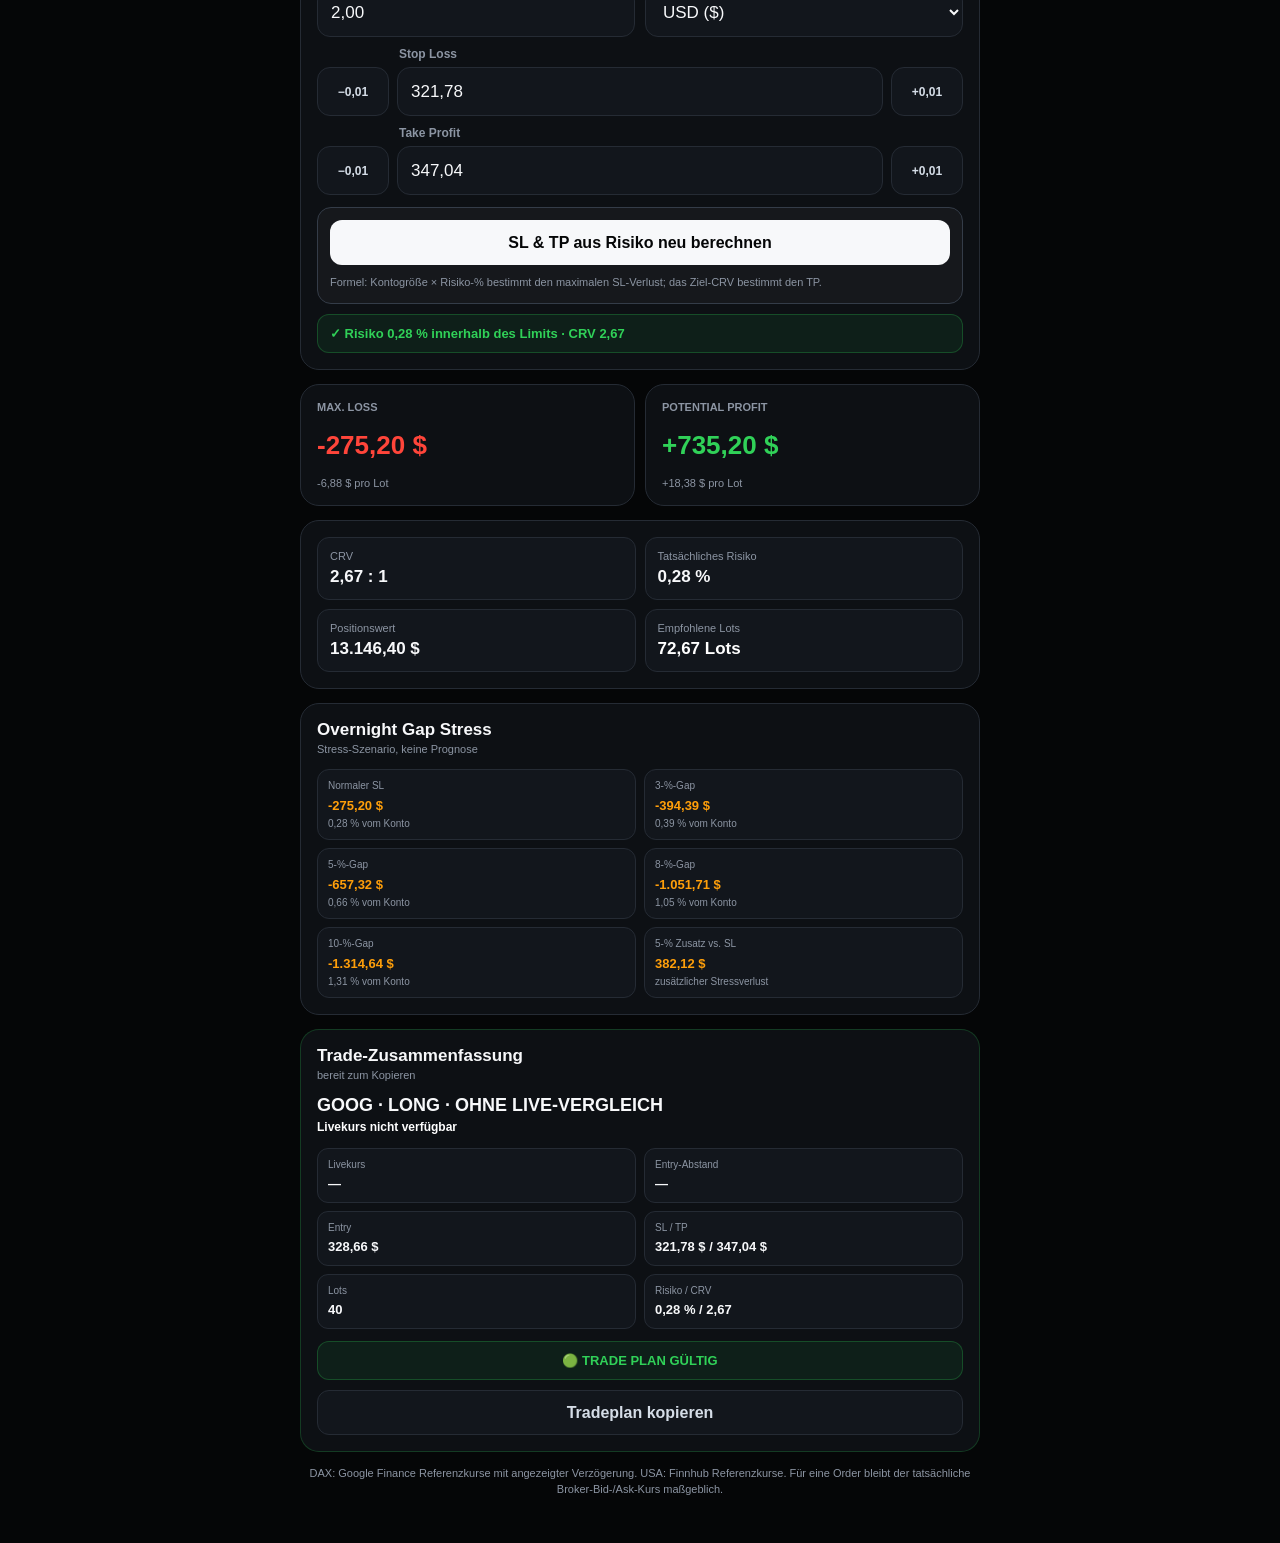
<file: calculator-events.html>
<!doctype html>
<html lang="de">
<head><meta charset="utf-8"><meta name="viewport" content="width=device-width,initial-scale=1,viewport-fit=cover"><meta name="theme-color" content="#050607"><title>SenSeiS Legacy TradeCalc</title><style>html,body{margin:0;min-height:100%;background:#050607;color:#f4f7fb;font-family:-apple-system,BlinkMacSystemFont,"Segoe UI",sans-serif}.load{min-height:100vh;display:grid;place-items:center;text-align:center;padding:24px}.load span{display:block;color:#8e99a8;font-size:12px;margin-top:8px}</style></head>
<body><div class="load"><div><strong>Legacy TradeCalc wird geladen …</strong><span>TradingView · DAX · S&amp;P 500</span></div></div>
<script>
fetch('./calculator.html?v=legacy-main-compat-1',{cache:'no-store'})
 .then(r=>{if(!r.ok)throw new Error('HTTP '+r.status);return r.text()})
 .then(html=>{document.open();document.write(html);document.close()})
 .catch(e=>{document.body.innerHTML='<div class="load"><div><strong>Legacy TradeCalc konnte nicht geladen werden.</strong><span>'+String(e.message||e)+'</span></div></div>'});
</script></body></html>
</file>
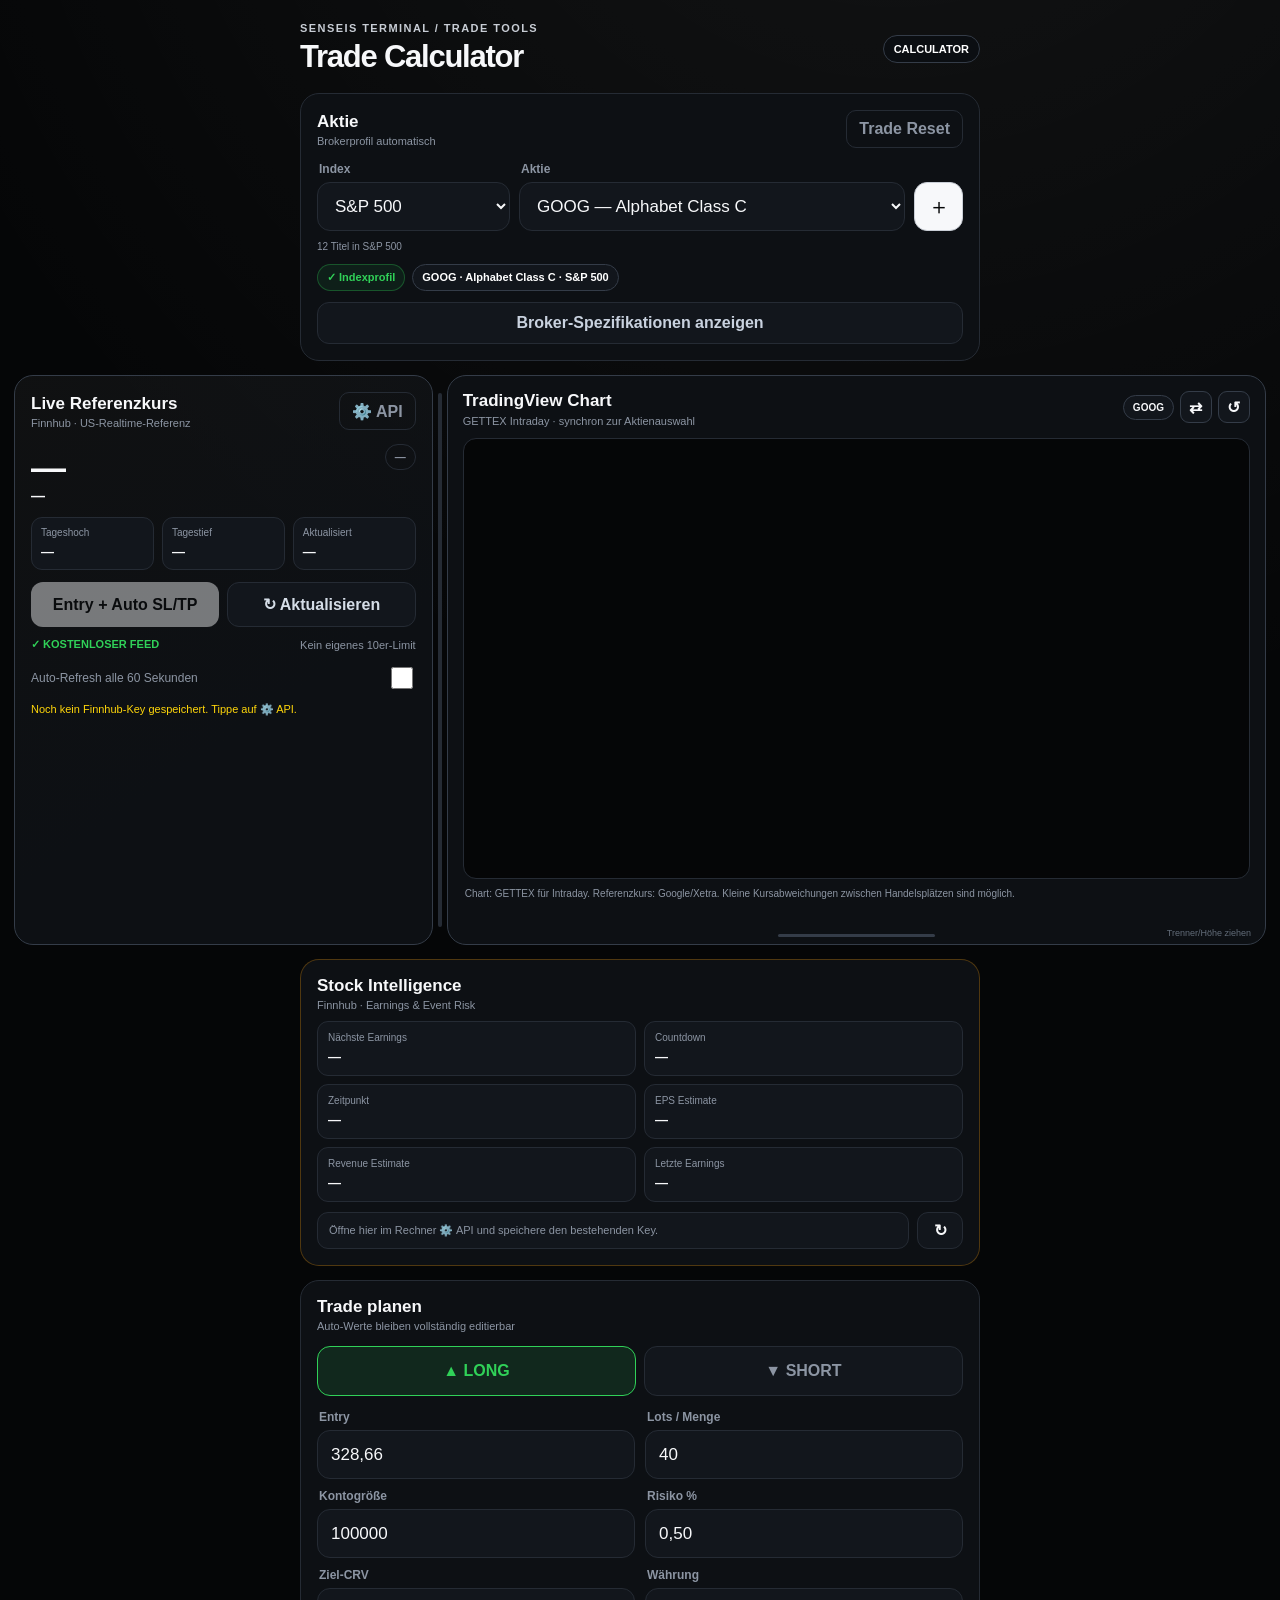
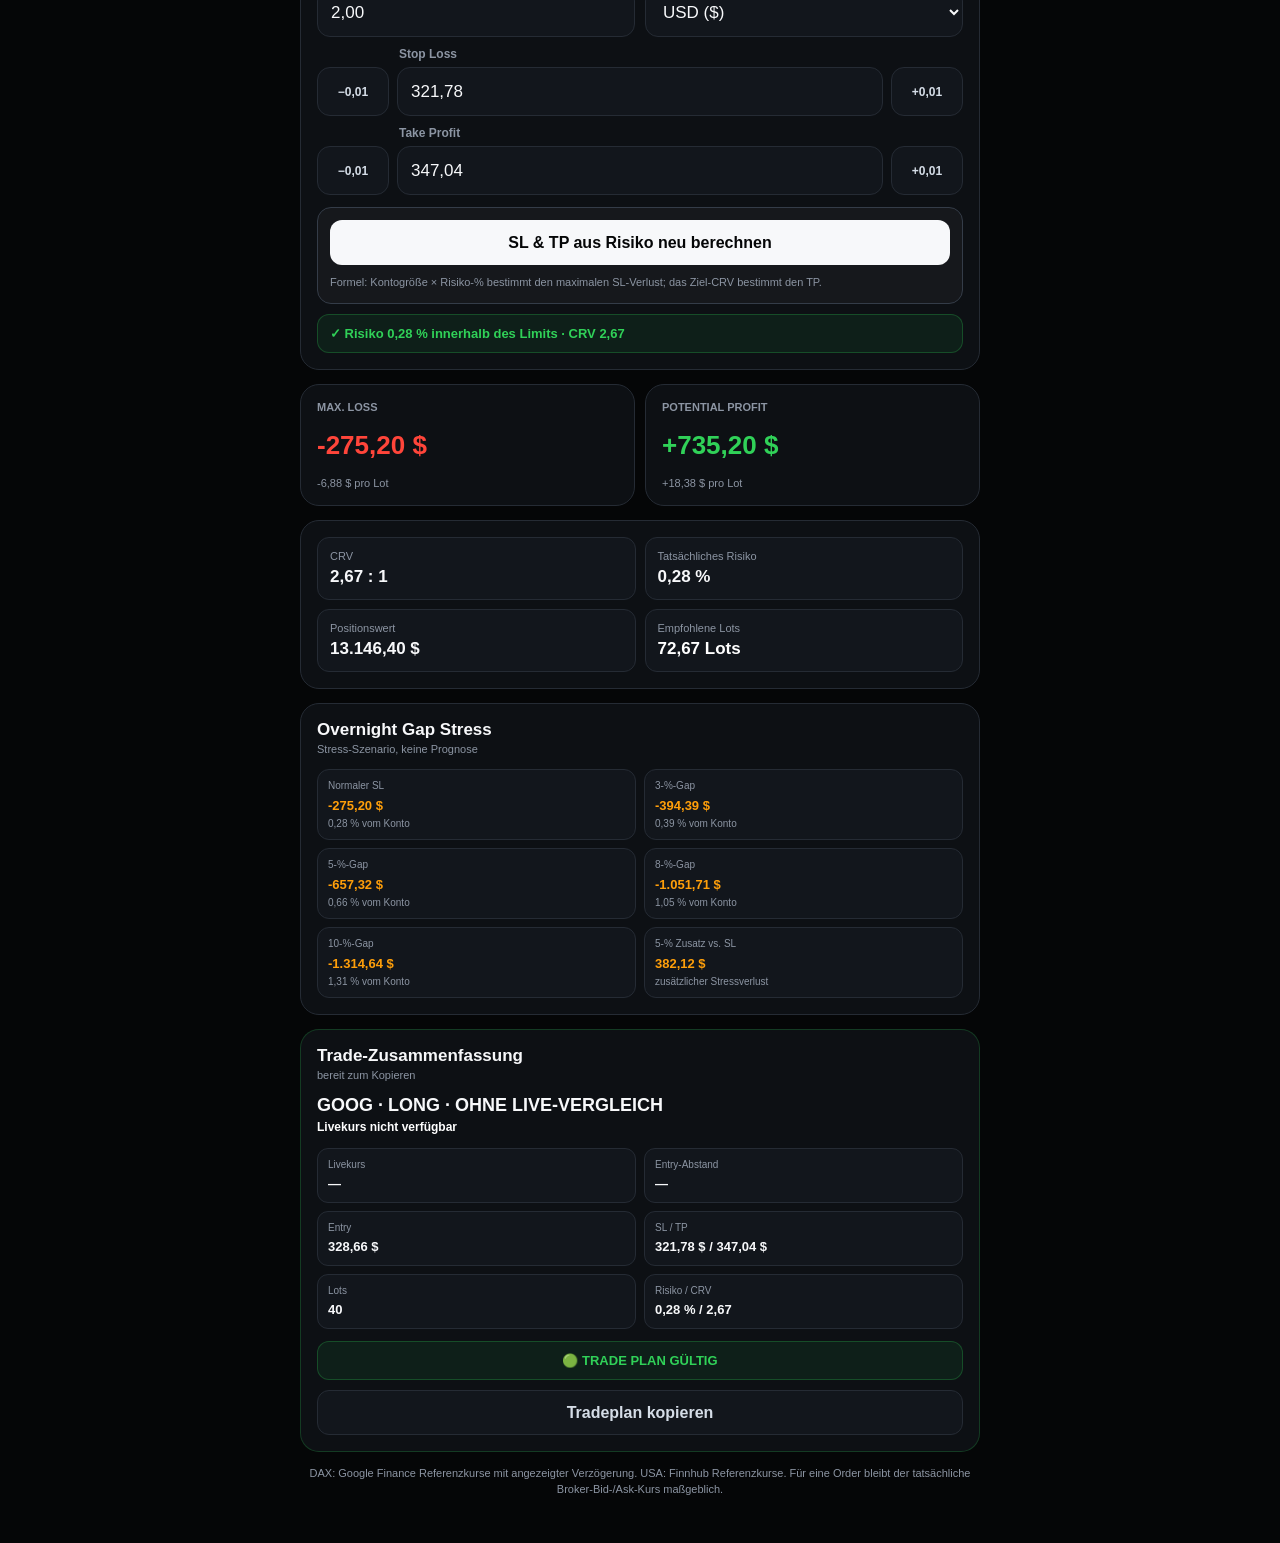
<file: calculator.html>
<!doctype html>
<html lang="de">
<head>
<meta charset="utf-8">
<meta name="viewport" content="width=device-width,initial-scale=1,viewport-fit=cover">
<meta name="theme-color" content="#050607">
<title>SenSeiS Trade Calculator</title>
<style>html,body{margin:0;min-height:100%;background:#050607;color:#f4f7fb;font-family:-apple-system,BlinkMacSystemFont,"Segoe UI",sans-serif}.load{min-height:100vh;display:grid;place-items:center;padding:24px;text-align:center}.load strong{font-size:18px}.load span{display:block;color:#8e99a8;font-size:12px;margin-top:8px}</style>
</head>
<body><div class="load"><div><strong>Trade Calculator wird geladen …</strong><span>Legacy · DAX/S&amp;P 500 · TradingView · API-Speicherung</span></div></div>
<script>
fetch('./calculator-core.html?v=core-legacy-main-fresh-1',{cache:'no-store'})
 .then(r=>{if(!r.ok)throw new Error('HTTP '+r.status);return r.text()})
 .then(html=>{
   const beforeCore='<script src="./finnhub-key-persistence.js?v=5"><\/script><script src="./senseis-fetch.js?v=1"><\/script><script src="./market-feed.js?v=fetch-pipeline-1"><\/script>';
   const afterCore='<script src="./live-data-restore.js?v=1"><\/script><script src="./market-feed-compat.js?v=legacy-main-fresh-1"><\/script><script src="./index-universe.js?v=fetch-pipeline-1"><\/script><script src="./earnings-module.js?v=legacy-main-fresh-1"><\/script><script src="./tradingview-chart-left.js?v=legacy-main-fresh-1"><\/script>';
   html=html.includes('</head>')?html.replace('</head>',beforeCore+'</head>'):beforeCore+html;
   html=html.includes('</body>')?html.replace('</body>',afterCore+'</body>'):html+afterCore;
   document.open();document.write(html);document.close();
 })
 .catch(e=>{document.body.innerHTML='<div class="load"><div><strong>Trade Calculator konnte nicht geladen werden.</strong><span>'+String(e.message||e)+'</span></div></div>'});
</script></body></html>
</file>
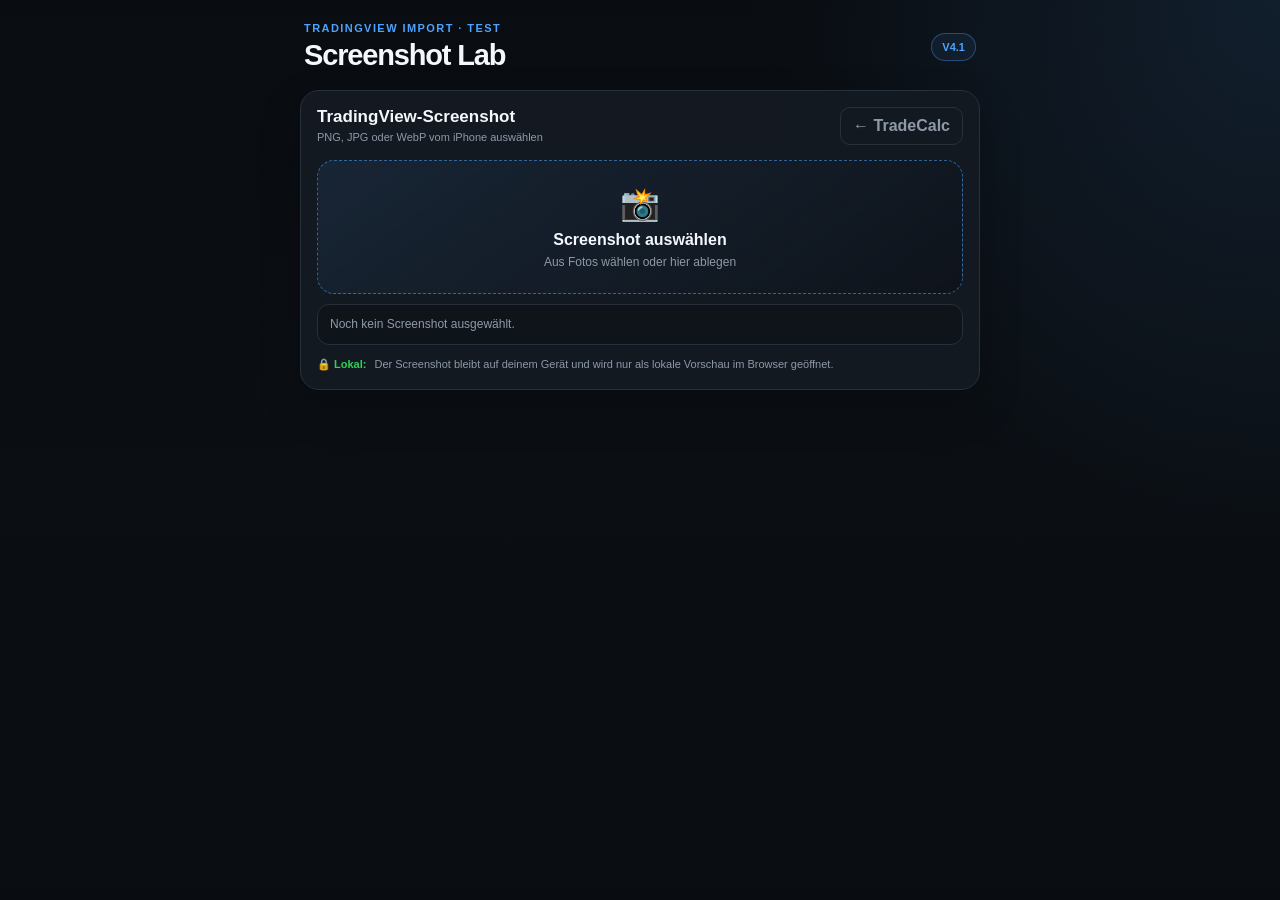
<file: screenshot-lab.html>
<!doctype html>
<html lang="de">
<head>
<meta charset="utf-8">
<meta name="viewport" content="width=device-width,initial-scale=1,viewport-fit=cover">
<meta name="theme-color" content="#090c10">
<meta name="apple-mobile-web-app-capable" content="yes">
<meta name="apple-mobile-web-app-status-bar-style" content="black-translucent">
<title>TradeCalc Screenshot Lab V4.1</title>
<style>
:root{--bg:#090c10;--card:#141a22;--card2:#0f141b;--line:#27303b;--text:#f4f7fb;--muted:#8e99a8;--blue:#4da3ff;--green:#30d158;--red:#ff453a;--yellow:#ffd60a}*{box-sizing:border-box;-webkit-tap-highlight-color:transparent}html{background:var(--bg)}body{margin:0;min-height:100vh;padding:max(18px,env(safe-area-inset-top)) 14px max(34px,env(safe-area-inset-bottom));background:radial-gradient(circle at top right,rgba(77,163,255,.12),transparent 34%),linear-gradient(180deg,#090c10,#0b0f14 55%,#090c10);color:var(--text);font-family:-apple-system,BlinkMacSystemFont,"Segoe UI",sans-serif}.app{max-width:680px;margin:auto}header{display:flex;justify-content:space-between;align-items:center;margin:4px 4px 18px;gap:12px}.ey{font-size:11px;font-weight:900;letter-spacing:.13em;color:var(--blue);margin:0 0 5px}h1{margin:0;font-size:29px;letter-spacing:-.04em}.version{padding:7px 10px;border:1px solid rgba(77,163,255,.35);border-radius:999px;color:var(--blue);font-size:11px;font-weight:900;background:rgba(77,163,255,.08);white-space:nowrap}.card{background:rgba(20,26,34,.96);border:1px solid var(--line);border-radius:19px;padding:16px;margin-bottom:14px;box-shadow:0 18px 42px rgba(0,0,0,.22)}.head{display:flex;justify-content:space-between;align-items:flex-start;margin-bottom:14px;gap:10px}.head h2{margin:0;font-size:17px}.mini,.note{color:var(--muted);font-size:11px;line-height:1.45;margin:3px 0 0}.back{min-height:38px;padding:0 12px;border-radius:10px;border:1px solid var(--line);background:transparent;color:var(--muted);font-weight:800;text-decoration:none;display:inline-flex;align-items:center}.drop{position:relative;border:1px dashed rgba(77,163,255,.55);border-radius:17px;background:linear-gradient(145deg,rgba(77,163,255,.09),var(--card2));padding:24px 16px;text-align:center;overflow:hidden}.drop input{position:absolute;inset:0;width:100%;height:100%;opacity:0;cursor:pointer}.drop-icon{font-size:32px;margin-bottom:8px}.drop strong{display:block;font-size:16px}.drop span{display:block;color:var(--muted);font-size:12px;margin-top:6px}.preview-wrap{display:none;margin-top:12px}.preview-wrap.show{display:block}.preview{display:block;width:100%;max-height:540px;object-fit:contain;border-radius:14px;border:1px solid var(--line);background:#050608}.meta{display:grid;grid-template-columns:1fr 1fr;gap:8px;margin-top:9px}.meta div{padding:9px;border:1px solid var(--line);border-radius:11px;background:var(--card2)}.meta span{display:block;color:var(--muted);font-size:10px;margin-bottom:4px}.meta strong{display:block;font-size:12px;white-space:nowrap;overflow:hidden;text-overflow:ellipsis}.actions{display:grid;grid-template-columns:1fr 1fr;gap:8px;margin-top:12px}button,input,select{font:inherit}button{cursor:pointer}.primary,.secondary,.danger{min-height:46px;border-radius:12px;font-weight:900}.primary{border:0;background:var(--blue);color:#fff}.secondary{border:1px solid var(--line);background:var(--card2);color:#d5dde7}.danger{border:1px solid rgba(255,69,58,.35);background:rgba(255,69,58,.07);color:var(--red)}button:disabled{opacity:.45;cursor:default}.status{margin-top:10px;border-radius:12px;padding:11px 12px;font-size:12px;line-height:1.45;border:1px solid var(--line);background:var(--card2);color:var(--muted)}.status.ok{color:var(--green);border-color:rgba(48,209,88,.25);background:rgba(48,209,88,.07)}.status.warn{color:var(--yellow);border-color:rgba(255,214,10,.25);background:rgba(255,214,10,.06)}.review{display:none}.review.show{display:block}.grid{display:grid;grid-template-columns:1fr 1fr;gap:10px}label span{display:block;color:var(--muted);font-size:12px;font-weight:700;margin:0 0 6px 2px}input,select{width:100%;min-height:49px;border-radius:13px;border:1px solid var(--line);background:var(--card2);color:var(--text);padding:0 13px;font-size:17px;outline:none}input:focus,select:focus{border-color:var(--blue)}.crv{margin-top:11px;padding:12px;border:1px solid var(--line);border-radius:12px;background:var(--card2);display:flex;justify-content:space-between;align-items:center}.crv span{color:var(--muted);font-size:12px}.crv strong{color:var(--green);font-size:18px}.privacy{display:flex;gap:8px;align-items:flex-start;margin-top:12px;color:var(--muted);font-size:11px;line-height:1.45}.privacy b{color:var(--green)}@media(max-width:420px){.meta,.grid,.actions{grid-template-columns:1fr}h1{font-size:25px}}
</style>
</head>
<body>
<main class="app">
<header><div><p class="ey">TRADINGVIEW IMPORT · TEST</p><h1>Screenshot Lab</h1></div><span class="version">V4.1</span></header>
<section class="card"><div class="head"><div><h2>TradingView-Screenshot</h2><p class="mini">PNG, JPG oder WebP vom iPhone auswählen</p></div><a class="back" href="./">← TradeCalc</a></div><div class="drop"><input id="file" type="file" accept="image/png,image/jpeg,image/webp" aria-label="TradingView Screenshot auswählen"><div class="drop-icon">📸</div><strong>Screenshot auswählen</strong><span>Aus Fotos wählen oder hier ablegen</span></div><div id="previewWrap" class="preview-wrap"><img id="preview" class="preview" alt="Vorschau des TradingView-Screenshots"><div class="meta"><div><span>Datei</span><strong id="fileName">—</strong></div><div><span>Bildgröße</span><strong id="dimensions">—</strong></div></div><div class="actions"><button id="prepare" class="primary" disabled>Import vorbereiten</button><button id="remove" class="danger">Screenshot entfernen</button></div></div><div id="message" class="status">Noch kein Screenshot ausgewählt.</div><div class="privacy"><b>🔒 Lokal:</b><span>Der Screenshot bleibt auf deinem Gerät und wird nur als lokale Vorschau im Browser geöffnet.</span></div></section>
<section id="review" class="card review"><div class="head"><div><h2>Trade prüfen</h2><p class="mini">V4.1 bereitet Upload und Review vor; automatische Erkennung folgt als nächster Schritt</p></div></div><div class="grid"><label><span>Symbol</span><input id="symbol" placeholder="GOOG"></label><label><span>Zeiteinheit</span><input id="timeframe" placeholder="4H"></label><label><span>Richtung</span><select id="side"><option value="long">LONG</option><option value="short">SHORT</option></select></label><label><span>Entry</span><input id="entry" inputmode="decimal" placeholder="327,87"></label><label><span>Stop Loss</span><input id="sl" inputmode="decimal" placeholder="318,99"></label><label><span>Take Profit</span><input id="tp" inputmode="decimal" placeholder="347,04"></label></div><div class="crv"><span>Berechnetes CRV</span><strong id="rr">—</strong></div><div class="status warn">Bitte die Werte im Screenshot visuell prüfen. Dieser erste Build erkennt die Zahlen noch nicht automatisch.</div></section>
</main>
<script>
(()=>{"use strict";const $=id=>document.getElementById(id);let url="";function parse(v){let s=String(v||"").trim().replace(/\s/g,"");if(!s)return NaN;const c=s.lastIndexOf(","),d=s.lastIndexOf(".");if(c>-1&&d>-1)s=c>d?s.replace(/\./g,"").replace(",","."):s.replace(/,/g,"");else if(c>-1)s=s.replace(",",".");return Number(s)}function fmt(v){return Number.isFinite(v)?new Intl.NumberFormat("de-DE",{minimumFractionDigits:2,maximumFractionDigits:2}).format(v):"—"}function bytes(v){if(v<1024)return v+" B";if(v<1048576)return(v/1024).toFixed(1)+" KB";return(v/1048576).toFixed(1)+" MB"}function updateRR(){const e=parse($("entry").value),sl=parse($("sl").value),tp=parse($("tp").value),side=$("side").value,risk=side==="long"?e-sl:sl-e,reward=side==="long"?tp-e:e-tp;$("rr").textContent=Number.isFinite(risk)&&risk>0&&Number.isFinite(reward)&&reward>0?fmt(reward/risk)+" : 1":"—"}function clear(){if(url){URL.revokeObjectURL(url);url=""}$("file").value="";$("preview").removeAttribute("src");$("previewWrap").classList.remove("show");$("review").classList.remove("show");$("prepare").disabled=true;$("message").className="status";$("message").textContent="Noch kein Screenshot ausgewählt."}$("file").addEventListener("change",e=>{const f=e.target.files&&e.target.files[0];if(!f)return;if(!/^image\/(png|jpeg|webp)$/.test(f.type)){alert("Bitte PNG, JPG oder WebP auswählen.");return}if(url)URL.revokeObjectURL(url);url=URL.createObjectURL(f);const img=new Image();img.onload=()=>{$("preview").src=url;$("fileName").textContent=f.name+" · "+bytes(f.size);$("dimensions").textContent=img.naturalWidth+" × "+img.naturalHeight+" px";$("previewWrap").classList.add("show");$("prepare").disabled=false;$("message").className="status ok";$("message").textContent="Screenshot wurde lokal geladen und kann geprüft werden."};img.src=url});$("prepare").addEventListener("click",()=>{$("review").classList.add("show");$("review").scrollIntoView({behavior:"smooth",block:"start"})});$("remove").addEventListener("click",clear);["entry","sl","tp","side"].forEach(id=>{$(id).addEventListener("input",updateRR);$(id).addEventListener("change",updateRR)});window.addEventListener("beforeunload",()=>{if(url)URL.revokeObjectURL(url)})})();
</script>
</body>
</html>
</file>
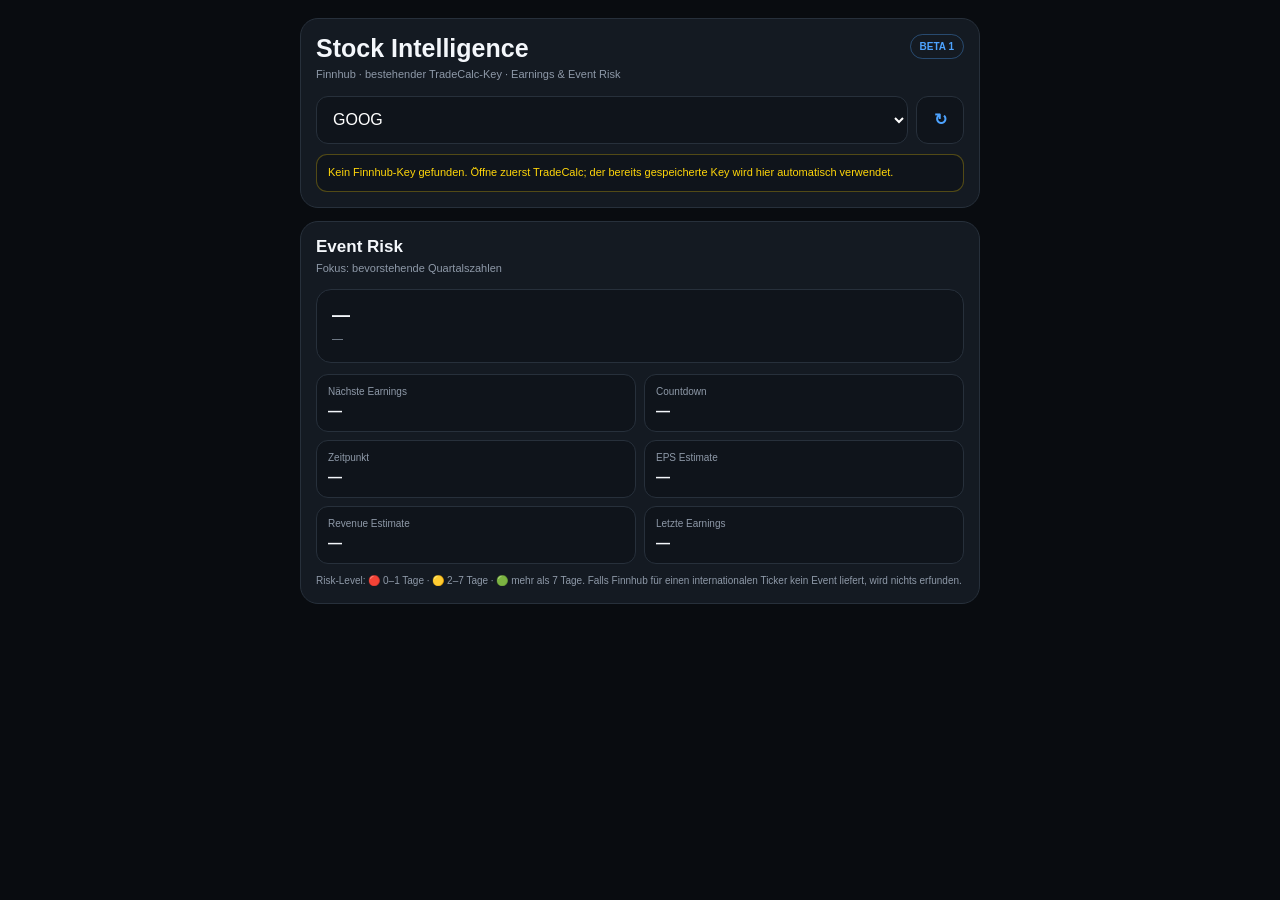
<file: stock-intelligence.html>
<!doctype html>
<html lang="de">
<head>
<meta charset="utf-8">
<meta name="viewport" content="width=device-width,initial-scale=1,viewport-fit=cover">
<meta name="theme-color" content="#090c10">
<title>TradeCalc Stock Intelligence</title>
<style>
:root{--bg:#090c10;--card:#141a22;--card2:#0f141b;--line:#27303b;--text:#f4f7fb;--muted:#8e99a8;--blue:#4da3ff;--green:#30d158;--red:#ff453a;--yellow:#ffd60a;--orange:#ff9f0a}*{box-sizing:border-box}body{margin:0;background:var(--bg);color:var(--text);font-family:-apple-system,BlinkMacSystemFont,"Segoe UI",sans-serif;padding:18px 14px 36px}.app{max-width:680px;margin:auto}.card{background:var(--card);border:1px solid var(--line);border-radius:18px;padding:15px;margin-bottom:13px}.head{display:flex;justify-content:space-between;gap:10px;align-items:flex-start}.head h1,.head h2{margin:0}.head h1{font-size:25px}.head h2{font-size:17px}.mini{color:var(--muted);font-size:11px;line-height:1.45;margin:4px 0 0}.badge{border:1px solid rgba(77,163,255,.35);border-radius:999px;padding:6px 9px;color:var(--blue);font-size:10px;font-weight:900;white-space:nowrap}.selector{display:grid;grid-template-columns:1fr auto;gap:8px;margin-top:13px}select,button{font:inherit}select{min-height:48px;border:1px solid var(--line);border-radius:12px;background:var(--card2);color:#fff;padding:0 12px;font-size:16px}.refresh{min-width:48px;border:1px solid var(--line);border-radius:12px;background:var(--card2);color:var(--blue);font-weight:900}.risk{padding:15px;border:1px solid var(--line);border-radius:15px;background:var(--card2);margin-top:12px}.risk.low{border-color:rgba(48,209,88,.35);background:rgba(48,209,88,.07)}.risk.medium{border-color:rgba(255,214,10,.35);background:rgba(255,214,10,.06)}.risk.high{border-color:rgba(255,69,58,.4);background:rgba(255,69,58,.08)}.risk-title{font-size:18px;font-weight:900}.risk-sub{font-size:11px;color:var(--muted);margin-top:5px;line-height:1.45}.grid{display:grid;grid-template-columns:1fr 1fr;gap:8px;margin-top:11px}.cell{padding:11px;border:1px solid var(--line);border-radius:12px;background:var(--card2)}.cell span{display:block;color:var(--muted);font-size:10px;margin-bottom:5px}.cell strong{font-size:14px}.status{margin-top:10px;padding:10px 11px;border:1px solid var(--line);border-radius:11px;background:var(--card2);color:var(--muted);font-size:11px;line-height:1.45}.status.ok{color:var(--green);border-color:rgba(48,209,88,.28)}.status.warn{color:var(--yellow);border-color:rgba(255,214,10,.28)}.note{font-size:10px;color:var(--muted);line-height:1.5;margin-top:9px}@media(max-width:400px){.grid{grid-template-columns:1fr}}</style>
</head>
<body><main class="app">
<section class="card"><div class="head"><div><h1>Stock Intelligence</h1><p class="mini">Finnhub · bestehender TradeCalc-Key · Earnings & Event Risk</p></div><span class="badge">BETA 1</span></div><div class="selector"><select id="ticker"></select><button id="refresh" class="refresh">↻</button></div><div id="status" class="status">Bereit.</div></section>
<section class="card"><div class="head"><div><h2>Event Risk</h2><p class="mini">Fokus: bevorstehende Quartalszahlen</p></div></div><div id="risk" class="risk"><div id="riskTitle" class="risk-title">—</div><div id="riskSub" class="risk-sub">—</div></div><div class="grid"><div class="cell"><span>Nächste Earnings</span><strong id="nextDate">—</strong></div><div class="cell"><span>Countdown</span><strong id="countdown">—</strong></div><div class="cell"><span>Zeitpunkt</span><strong id="hour">—</strong></div><div class="cell"><span>EPS Estimate</span><strong id="eps">—</strong></div><div class="cell"><span>Revenue Estimate</span><strong id="revenue">—</strong></div><div class="cell"><span>Letzte Earnings</span><strong id="lastDate">—</strong></div></div><div class="note">Risk-Level: 🔴 0–1 Tage · 🟡 2–7 Tage · 🟢 mehr als 7 Tage. Falls Finnhub für einen internationalen Ticker kein Event liefert, wird nichts erfunden.</div></section>
</main><script>
(()=>{'use strict';const $=id=>document.getElementById(id),BASE=['AAPL','AMZN','GOOG','GOOGL','MSFT','NVDA','META','TSLA','AMD','AVGO','NFLX','PLTR','MUV2'];
function apiKey(){return localStorage.getItem('tradecalc-finnhub-key')||''}
function currentTicker(){try{const s=JSON.parse(localStorage.getItem('tradecalc-state-v4')||'null');if(s?.stock)return s.stock}catch{}try{const x=JSON.parse(localStorage.getItem('tradecalc-last-import')||'null');if(x?.symbol)return x.symbol}catch{}return'GOOG'}
function customTickers(){try{return (JSON.parse(localStorage.getItem('tradecalc-custom-stocks')||'[]')||[]).map(x=>x.ticker).filter(Boolean)}catch{return[]}}
function renderSelect(){const cur=currentTicker(),all=[...new Set([...BASE,...customTickers(),cur])].sort();$('ticker').innerHTML='';for(const t of all){const o=document.createElement('option');o.value=t;o.textContent=t;$('ticker').appendChild(o)}$('ticker').value=all.includes(cur)?cur:all[0]}
function iso(d){return d.toISOString().slice(0,10)}function daysUntil(s){const a=new Date(),b=new Date(s+'T12:00:00');a.setHours(12,0,0,0);return Math.round((b-a)/86400000)}
function hourText(h){return h==='bmo'?'Vor Börsenöffnung':h==='amc'?'Nach Börsenschluss':h==='dmh'?'Während Börsenhandel':h||'Nicht angegeben'}
function money(v){if(v==null||!Number.isFinite(Number(v)))return'—';const n=Number(v);if(Math.abs(n)>=1e9)return(n/1e9).toLocaleString('de-DE',{maximumFractionDigits:2})+' Mrd.';if(Math.abs(n)>=1e6)return(n/1e6).toLocaleString('de-DE',{maximumFractionDigits:1})+' Mio.';return n.toLocaleString('de-DE')}
function setRisk(next){const r=$('risk');r.className='risk';if(!next){$('riskTitle').textContent='⚪ Kein bestätigter Termin gefunden';$('riskSub').textContent='Finnhub hat im abgefragten Zeitraum keinen kommenden Earnings-Termin geliefert.';return}const d=daysUntil(next.date);let cls='low',icon='🟢',txt='EVENT RISK: LOW';if(d<=1){cls='high';icon='🔴';txt='EARNINGS RISK: HIGH'}else if(d<=7){cls='medium';icon='🟡';txt='EARNINGS RISK: MEDIUM'}r.classList.add(cls);$('riskTitle').textContent=icon+' '+txt;$('riskSub').textContent=(d===0?'Heute':d===1?'Morgen':'In '+d+' Tagen')+' · '+hourText(next.hour)}
async function load(){const key=apiKey(),ticker=$('ticker').value;if(!key){$('status').className='status warn';$('status').textContent='Kein Finnhub-Key gefunden. Öffne zuerst TradeCalc; der bereits gespeicherte Key wird hier automatisch verwendet.';return}$('status').className='status';$('status').textContent='Earnings werden geladen …';const now=new Date(),from=new Date(now.getTime()-45*86400000),to=new Date(now.getTime()+180*86400000),url='https://finnhub.io/api/v1/calendar/earnings?from='+iso(from)+'&to='+iso(to)+'&symbol='+encodeURIComponent(ticker)+'&international=true&token='+encodeURIComponent(key);try{const res=await fetch(url,{cache:'no-store'});if(res.status===429)throw new Error('429');if(!res.ok)throw new Error('HTTP '+res.status);const data=await res.json(),arr=Array.isArray(data?.earningsCalendar)?data.earningsCalendar:[],today=iso(now),future=arr.filter(x=>x.date>=today).sort((a,b)=>a.date.localeCompare(b.date)),past=arr.filter(x=>x.date<today).sort((a,b)=>b.date.localeCompare(a.date)),next=future[0]||null,last=past[0]||null;setRisk(next);$('nextDate').textContent=next?.date||'—';$('countdown').textContent=next?(daysUntil(next.date)===0?'Heute':daysUntil(next.date)===1?'1 Tag':daysUntil(next.date)+' Tage'):'—';$('hour').textContent=next?hourText(next.hour):'—';$('eps').textContent=next&&Number.isFinite(Number(next.epsEstimate))?Number(next.epsEstimate).toLocaleString('de-DE',{maximumFractionDigits:3}):'—';$('revenue').textContent=next?money(next.revenueEstimate):'—';$('lastDate').textContent=last?.date||'—';$('status').className='status ok';$('status').textContent=arr.length?'✓ '+ticker+' · '+arr.length+' Earnings-Einträge im Zeitraum geladen.':'✓ Abruf erfolgreich, aber kein Earnings-Termin für '+ticker+' gefunden.'}catch(e){setRisk(null);$('status').className='status warn';$('status').textContent=e.message==='429'?'Finnhub-Limit erreicht (429). Kurz warten und erneut versuchen.':'Earnings konnten nicht geladen werden. Möglich: Ticker wird von Finnhub anders geführt oder der Endpoint ist in deinem Finnhub-Zugang nicht verfügbar.'}}
renderSelect();$('refresh').onclick=load;$('ticker').onchange=load;load();setInterval(()=>{const t=currentTicker();if(t&&t!==$('ticker').value){if([...$('ticker').options].some(o=>o.value===t))$('ticker').value=t;load()}},2500);
})();</script></body></html>
</file>
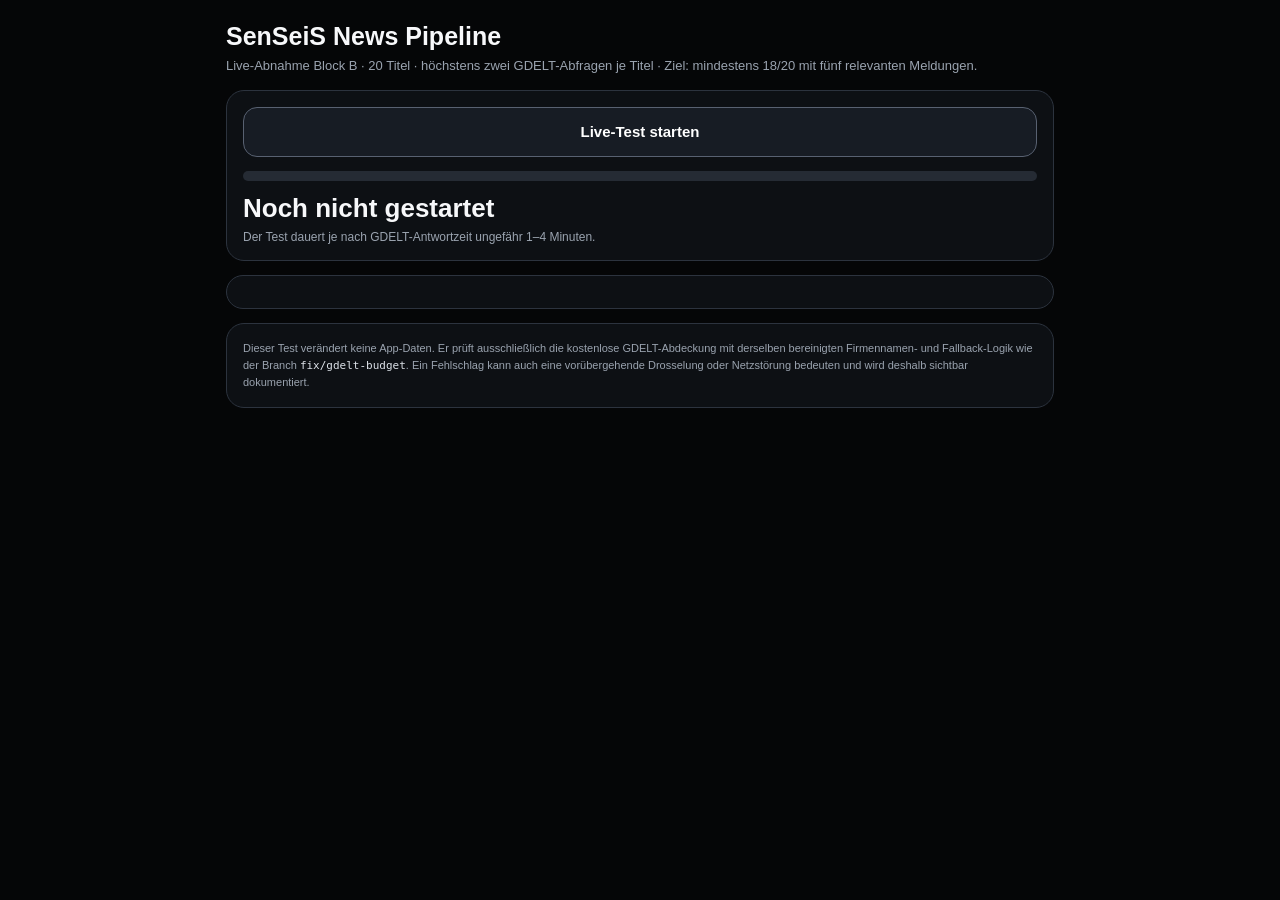
<file: test-news-pipeline.html>
<!doctype html>
<html lang="de">
<head>
<meta charset="utf-8">
<meta name="viewport" content="width=device-width,initial-scale=1,viewport-fit=cover">
<meta name="theme-color" content="#050607">
<title>SenSeiS News Pipeline Test</title>
<style>
:root{color-scheme:dark}*{box-sizing:border-box}body{margin:0;background:#050607;color:#f7f8fa;font-family:-apple-system,BlinkMacSystemFont,"Segoe UI",sans-serif}.wrap{max-width:860px;margin:auto;padding:22px 16px 80px}h1{font-size:25px;margin:0 0 5px}.sub{color:#9aa3af;font-size:13px;line-height:1.5}.card{border:1px solid #2c333e;border-radius:18px;background:#0d1014;padding:16px;margin-top:14px}.run{width:100%;min-height:50px;border:1px solid #586171;border-radius:14px;background:#171c24;color:#fff;font-size:15px;font-weight:900}.run:disabled{opacity:.5}.bar{height:10px;border-radius:99px;background:#252b34;overflow:hidden;margin-top:14px}.fill{height:100%;width:0;background:#f7f8fa;transition:width .2s}.summary{font-size:26px;font-weight:900;margin-top:12px}.status{color:#9aa3af;font-size:12px;margin-top:6px}.row{display:grid;grid-template-columns:58px 1fr auto;gap:9px;align-items:center;padding:11px 0;border-bottom:1px solid #222831}.row:last-child{border:0}.ticker{font-weight:900}.name{font-size:12px;color:#cbd1da}.meta{font-size:10px;color:#818b99;margin-top:3px}.count{font-weight:900}.pass{color:#30d158}.fail{color:#ff453a}.pending{color:#ffd60a}.note{font-size:11px;color:#9aa3af;line-height:1.55}.result-pass{color:#30d158}.result-fail{color:#ff453a}code{font-size:11px;color:#dce1e8;word-break:break-all}
</style>
</head>
<body><main class="wrap"><h1>SenSeiS News Pipeline</h1><div class="sub">Live-Abnahme Block B · 20 Titel · höchstens zwei GDELT-Abfragen je Titel · Ziel: mindestens 18/20 mit fünf relevanten Meldungen.</div>
<section class="card"><button id="run" class="run">Live-Test starten</button><div class="bar"><div id="fill" class="fill"></div></div><div id="summary" class="summary">Noch nicht gestartet</div><div id="status" class="status">Der Test dauert je nach GDELT-Antwortzeit ungefähr 1–4 Minuten.</div></section>
<section class="card"><div id="rows"></div></section>
<section class="card note">Dieser Test verändert keine App-Daten. Er prüft ausschließlich die kostenlose GDELT-Abdeckung mit derselben bereinigten Firmennamen- und Fallback-Logik wie der Branch <code>fix/gdelt-budget</code>. Ein Fehlschlag kann auch eine vorübergehende Drosselung oder Netzstörung bedeuten und wird deshalb sichtbar dokumentiert.</section>
</main>
<script>
const TESTS=[['AAPL','Apple'],['MSFT','Microsoft'],['NVDA','Nvidia'],['AMZN','Amazon'],['GOOGL','Alphabet'],['META','Meta Platforms'],['TSLA','Tesla'],['AMD','Advanced Micro Devices'],['JPM','JPMorgan Chase'],['XOM','Exxon Mobil'],['SAP','SAP'],['SIE','Siemens'],['ENR','Siemens Energy'],['DTE','Deutsche Telekom'],['RHM','Rheinmetall'],['ALV','Allianz'],['BAYN','Bayer'],['MBG','Mercedes-Benz'],['BMW','BMW'],['DBK','Deutsche Bank']];
const AMBIGUOUS=new Set(['A','C','F','K','O','T','IT','ON','ALL','ARE','NOW','KEY','LOW','CAT','GPS','DE','DOW','AIR']);
const ALIASES={GOOGL:['Alphabet','Google'],META:['Meta Platforms','Facebook'],AMD:['Advanced Micro Devices'],DTE:['Deutsche Telekom'],RHM:['Rheinmetall'],MBG:['Mercedes-Benz','Mercedes Benz'],BAYN:['Bayer'],DBK:['Deutsche Bank'],ENR:['Siemens Energy'],SIE:['Siemens']};
const $=id=>document.getElementById(id),sleep=ms=>new Promise(r=>setTimeout(r,ms));
const norm=v=>String(v||'').toLowerCase().normalize('NFD').replace(/[\u0300-\u036f]/g,'').replace(/\s+/g,' ').trim();
const cleanCompany=v=>String(v||'').replace(/\b(class\s+[a-c]|ordinary shares?|common stock|registered shares?|adr|ads)\b/ig,' ').replace(/\b(incorporated|corporation|corp\.?|company|co\.?|plc|ltd\.?|limited|ag|se|s\.?a\.?|n\.?v\.?|group|holding|holdings)\b/ig,' ').replace(/[(),]/g,' ').replace(/\s+/g,' ').trim();
function info(ticker,name){const cleaned=cleanCompany(name)||name;const names=[...new Set([cleaned,name,...(ALIASES[ticker]||[])].map(cleanCompany).filter(Boolean))];return{ticker,name,queryName:cleaned,names}}
function exactQuery(i){const name=i.queryName||i.ticker,tokens=name.split(/\s+/).filter(Boolean);return tokens.length===1&&name.length<5?`("${name}" AND ("${i.ticker} stock" OR "${i.ticker} shares"))`:`"${name}"`}
function fallbackQuery(i){const names=[i.queryName,...i.names].map(cleanCompany).filter(Boolean).filter((x,n,a)=>a.indexOf(x)===n).slice(0,4).map(x=>`"${x}"`);if(!AMBIGUOUS.has(i.ticker)&&i.ticker.length>1)names.push(`"${i.ticker} stock"`,`"${i.ticker} shares"`,`"${i.ticker} earnings"`);return`(${names.join(' OR ')})`}
function relevant(article,i){const title=norm(article.title);if(i.names.some(name=>title.includes(norm(name))))return true;const tokens=i.names.flatMap(name=>norm(name).replace(/[^a-z0-9äöüß]+/g,' ').split(' ')).filter(t=>t.length>=4&&!/^(group|holding|company|corp|class|stock|shares)$/.test(t));if(tokens.some(t=>title.includes(t)))return true;return!AMBIGUOUS.has(i.ticker)&&new RegExp(`(^|[^a-z0-9])${i.ticker.replace(/[^A-Z0-9]/g,'')}([^a-z0-9]|$)`,'i').test(article.title)}
async function query(q,timespan){const p=new URLSearchParams({query:q,mode:'artlist',format:'json',maxrecords:'100',timespan,sort:'datedesc'}),controller=new AbortController(),timeout=setTimeout(()=>controller.abort(),15000);try{const r=await fetch('https://api.gdeltproject.org/api/v2/doc/doc?'+p,{signal:controller.signal,cache:'no-store'});if(!r.ok)throw new Error('HTTP '+r.status);const d=await r.json();return Array.isArray(d.articles)?d.articles:[]}finally{clearTimeout(timeout)}}
function row(ticker,name,state='pending',count='…',meta='wartet'){return`<div id="row-${ticker}" class="row"><div class="ticker">${ticker}</div><div><div class="name">${name}</div><div class="meta">${meta}</div></div><div class="count ${state}">${count}</div></div>`}
function update(ticker,state,count,meta){const el=$('row-'+ticker);if(el)el.outerHTML=row(ticker,TESTS.find(x=>x[0]===ticker)[1],state,count,meta)}
async function run(){const button=$('run');button.disabled=true;$('rows').innerHTML=TESTS.map(x=>row(...x)).join('');$('summary').className='summary';$('summary').textContent='Test läuft';const report=[];for(let n=0;n<TESTS.length;n++){const[ticker,name]=TESTS[n],i=info(ticker,name);update(ticker,'pending','…','Stufe 1 · 30 Tage');let requests=0,rows=[],error='';try{requests++;rows.push(...await query(exactQuery(i),'30d'));let accepted=rows.filter(x=>relevant(x,i));if(accepted.length<5){update(ticker,'pending',accepted.length,'Stufe 2 · 90 Tage');await sleep(600);requests++;rows.push(...await query(fallbackQuery(i),'90d'));const seen=new Set();accepted=rows.filter(x=>relevant(x,i)).filter(x=>{const key=norm(x.title).replace(/[^a-z0-9äöüß]+/g,' ');if(seen.has(key))return false;seen.add(key);return true})}const pass=accepted.length>=5;report.push({ticker,name,requests,count:accepted.length,pass});update(ticker,pass?'pass':'fail',accepted.length,requests+' GDELT-Abfrage'+(requests===1?'':'n'))}catch(e){error=String(e?.message||e);report.push({ticker,name,requests,count:0,pass:false,error});update(ticker,'fail','0',requests+' Abfrage(n) · '+error)}$('fill').style.width=((n+1)/TESTS.length*100)+'%';$('status').textContent=(n+1)+' von '+TESTS.length+' geprüft';await sleep(900)}const passed=report.filter(x=>x.pass).length,ok=passed>=18;$('summary').className='summary '+(ok?'result-pass':'result-fail');$('summary').textContent=(ok?'PASS ':'NICHT BESTANDEN ')+passed+'/20';$('status').textContent=ok?'Abnahmekriterium B1/B2 erfüllt. Screenshot davon an GPT senden.':'Abnahmekriterium noch nicht erfüllt. Screenshot davon an GPT senden; Fehlschläge werden nachgebessert.';button.disabled=false;button.textContent='Test erneut starten';window.SenSeiSNewsCoverageResult={tested:20,passed,failed:20-passed,report}}
$('run').addEventListener('click',run);
</script></body></html>
</file>
